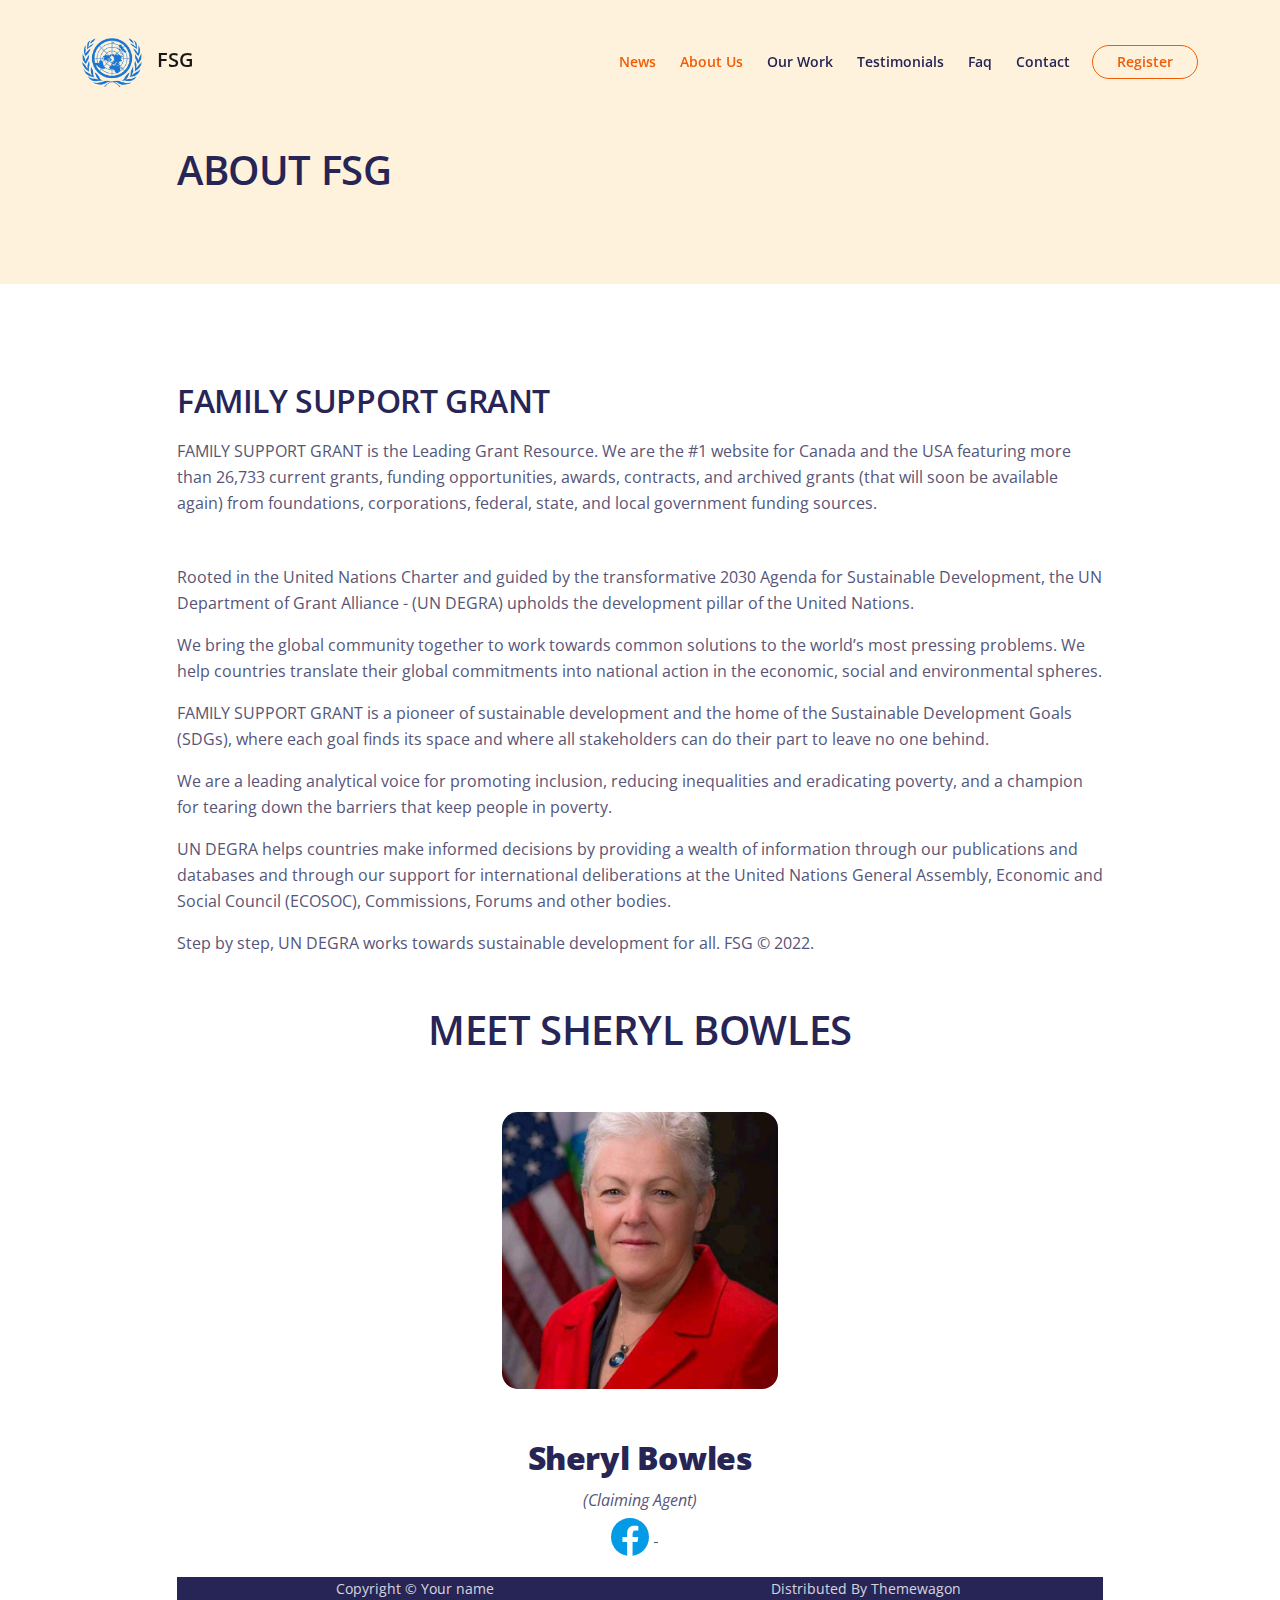
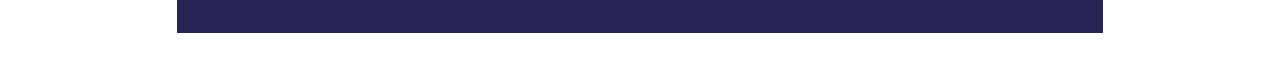
<file: about.html>
<!DOCTYPE html>
<html lang="en">
    <head>
        <meta charset="utf-8">
        <meta name="viewport" content="width=device-width, initial-scale=1, shrink-to-fit=no">
        
        <!-- SEO Meta Tags -->
        <meta name="description" content="fsb">
      

        <!-- Webpage Title -->
        <title>Privacy Policy - Ioniq</title>
        
        <!-- Styles -->
        <link href="https://fonts.googleapis.com/css2?family=Open+Sans:ital,wght@0,400;0,600;1,400&display=swap" rel="stylesheet">
        <link href="css/bootstrap.min.css" rel="stylesheet">
        <link href="css/fontawesome-all.min.css" rel="stylesheet">
        <link href="css/swiper.css" rel="stylesheet">
        <link href="css/styles.css" rel="stylesheet">
        
        <!-- Favicon  -->
        <link rel="icon" href="images/favicon.png">
    </head>
    <body>
        
         <!-- Navigation -->
        <nav id="navbarExample" class="navbar navbar-expand-lg fixed-top navbar-light" aria-label="Main navigation">
            <div class="container">

                <!-- Image Logo -->
                <a class="navbar-brand logo-image" href="index.html"><img width="50px" src="images/logo.png" alt="alternative">&nbsp; &nbsp;FSG</a> 

                <button class="navbar-toggler p-0 border-0" type="button" id="navbarSideCollapse" aria-label="Toggle navigation">
                    <span class="navbar-toggler-icon"></span>
                </button>

                <div class="navbar-collapse offcanvas-collapse" id="navbarsExampleDefault">
                    <ul class="navbar-nav ms-auto navbar-nav-scroll">
                        <li class="nav-item">
                            <a class="nav-link active" aria-current="page" href="index.html">News</a>
                        </li>
                        <li class="nav-item">
                            <a class="nav-link active" href="about.html">About Us</a>
                        </li>
                        <li class="nav-item">
                            <a class="nav-link" href="ourwork.html">Our Work</a>
                        </li>
                        <li class="nav-item">
                            <a class="nav-link" href="index.html">Testimonials</a>
                        </li>
                        <li class="nav-item">
                            <a class="nav-link" href="faq.html">Faq</a>
                        </li>
                        <li class="nav-item">
                            <a class="nav-link" href="contact.html">Contact</a>
                        </li>
                                              
                    </ul>
                    <span class="nav-item">
                        <a class="btn-outline-sm" href="log-in.html">Register</a>
                    </span>
                </div> <!-- end of navbar-collapse -->
            </div> 
        </nav> 
        

        <!-- Header -->
        <header class="ex-header">
            <div class="container">
                <div class="row">
                    <div class="col-xl-10 offset-xl-1">
                        <h1>ABOUT FSG</h1>
                    </div> <!-- end of col -->
                </div> <!-- end of row -->
            </div> <!-- end of container -->
        </header> <!-- end of ex-header -->
        <!-- end of header -->


        <!-- Basic -->
        <div class="ex-basic-1 pt-5 pb-5">
            <div class="container">
                <div class="row">
                    <div class="col-xl-10 offset-xl-1">
                        <h2 class="mt-5 mb-3">FAMILY SUPPORT GRANT</h2>
                        <p class="mb-5">FAMILY SUPPORT GRANT is the Leading Grant Resource. We are the #1 website for Canada and the USA featuring more than 26,733 current grants, funding opportunities, awards, contracts, and archived grants (that will soon be available again) from foundations, corporations, federal, state, and local government funding sources.</p>

                        <p class="mt-5 mb-3">
                            Rooted in the United Nations Charter and guided by the transformative 2030 Agenda for Sustainable Development, the UN Department of Grant Alliance - (UN DEGRA) upholds the development pillar of the United Nations.
                        </p>

                        <p>
                            We bring the global community together to work towards common solutions to the world’s most pressing problems. We help countries translate their global commitments into national action in the economic, social and environmental spheres.
                        </p>

                        <p>
                            FAMILY SUPPORT GRANT is a pioneer of sustainable development and the home of the Sustainable Development Goals (SDGs), where each goal finds its space and where all stakeholders can do their part to leave no one behind. 
                            <p>
                                We are a leading analytical voice for promoting inclusion, reducing inequalities and eradicating poverty, and a champion for tearing down the barriers that keep people in poverty.
                            </p>
                            <p>

                                UN DEGRA helps countries make informed decisions by providing a wealth of information through our publications and databases and through our support for international deliberations at the United Nations General Assembly, Economic and Social Council (ECOSOC), Commissions, Forums and other bodies.
                            </p>

                                <p>
                                    Step by step, UN DEGRA works towards sustainable development for all.

                                        FSG © 2022.
                                </p>


                        </p>


                        <div class="container mt-5">
                            <div class="row">
                                <div class="col-lg-12">
                                    <center>
                                        <h1> MEET SHERYL BOWLES</h1>
                                    </center>
                                </div>
                            </div>
                            <style>
                                .picsss{
                                    box-shadow: 3px 4px 13px solid black;
                                    transition: 1s
                                }

                                .picsss:hover{
                                    filter:blur(3px);
                                }
                            </style>
                            <div class="row">
                                <div class="col-lg-4"></div>
                                <div class="col-lg-4">
                                    <center>
                                        <div class="contents">
                                            <img style="border-radius: 1em" class="mt-5 mb-5 picsss" width="100%" src="images/pics/sheryl-bowels.jpg">
                                            <h2><b>Sheryl Bowles</b></h2>
                                            <i class="mb-5">(Claiming Agent)</i> <br>
                                            <a href="https://web.facebook.com/agentsherylbowles199/about" target="_blank">
                                                <img alt="svgImg" src="[data-uri]"/>
                                            </a>
                                            <span class="fas fa-facebook"></span>
                                            <p></p>
                                        </div>
                                    </center>
                                </div>
                                <div class="col-lg-4"></div>
                            
                            </div>
                        </div>

                                <!--Start of Tawk.to Script-->
<script type="text/javascript">
var Tawk_API=Tawk_API||{}, Tawk_LoadStart=new Date();
(function(){
var s1=document.createElement("script"),s0=document.getElementsByTagName("script")[0];
s1.async=true;
s1.src='https://embed.tawk.to/6290f762b0d10b6f3e746237/1g434cn6g';
s1.charset='UTF-8';
s1.setAttribute('crossorigin','*');
s0.parentNode.insertBefore(s1,s0);
})();
</script>
<!--End of Tawk.to Script-->

       

        <!-- Copyright -->
        <div class="copyright">
            <div class="container">
                <div class="row">
                    <div class="col-lg-6">
                        <p class="p-small">Copyright © <a href="#your-link">Your name</a></p>
                    </div> <!-- end of col -->
                    <div class="col-lg-6">
                        <p class="p-small">Distributed By<a href="https://themewagon.com/"> Themewagon</a></p>
                    </div> <!-- end of col -->
                </div> <!-- enf of row -->
            </div> <!-- end of container -->
        </div> <!-- end of copyright --> 
        <!-- end of copyright -->
        

        <!-- Back To Top Button -->
        <button onclick="topFunction()" id="myBtn">
            <img src="images/up-arrow.png" alt="alternative">
        </button>
        <!-- end of back to top button -->
            
        <!-- Scripts -->
        <script src="js/bootstrap.min.js"></script> <!-- Bootstrap framework -->
        <script src="js/swiper.min.js"></script> <!-- Swiper for image and text sliders -->
        <script src="js/purecounter.min.js"></script> <!-- Purecounter counter for statistics numbers -->
        <script src="js/replaceme.min.js"></script> <!-- ReplaceMe for rotating text -->
        <script src="js/scripts.js"></script> <!-- Custom scripts -->
    </body>
</html>
</file>
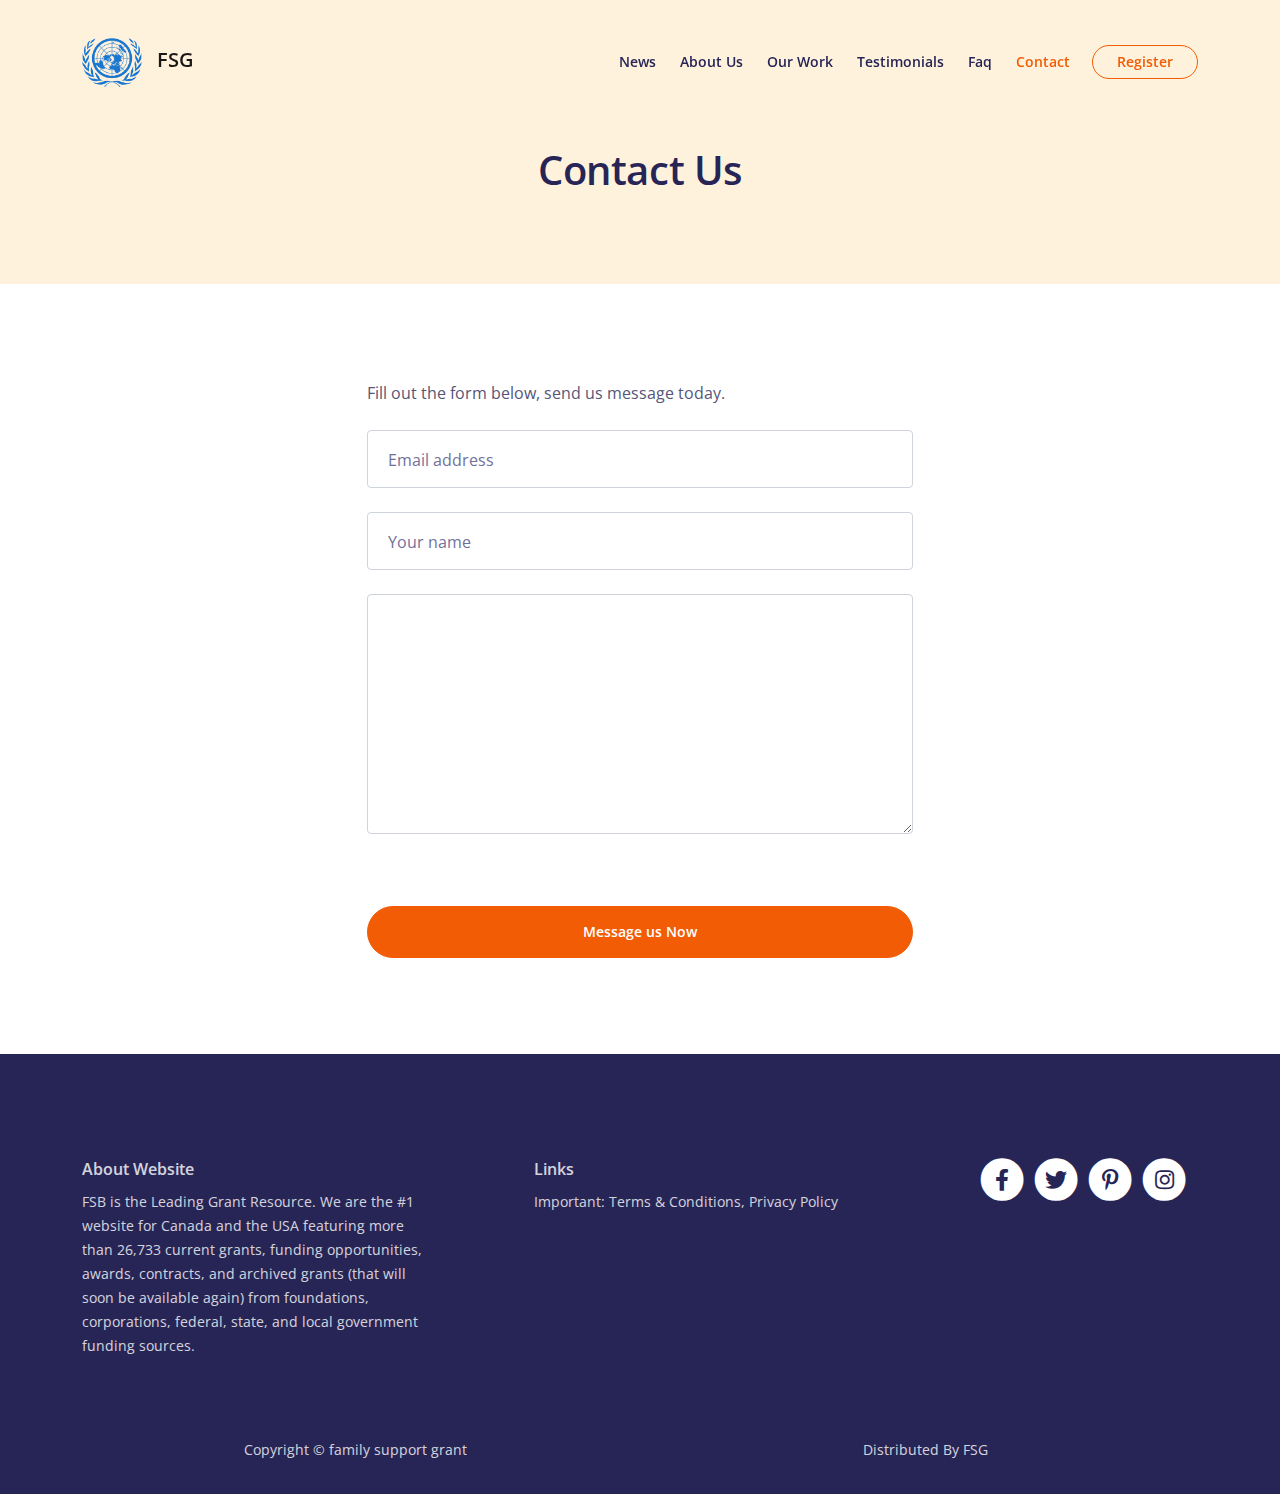
<file: contact.html>
<!DOCTYPE html>
<html lang="en">
    <head>
        <meta charset="utf-8">
        <meta name="viewport" content="width=device-width, initial-scale=1, shrink-to-fit=no">
        
        <!-- SEO Meta Tags -->
        <meta name="description" content="Your description">

        <!-- Webpage Title -->
        <title>Register with us</title>
        
        <!-- Styles -->
        <link href="https://fonts.googleapis.com/css2?family=Open+Sans:ital,wght@0,400;0,600;1,400&display=swap" rel="stylesheet">
        <link href="css/bootstrap.min.css" rel="stylesheet">
        <link href="css/fontawesome-all.min.css" rel="stylesheet">
        <link href="css/swiper.css" rel="stylesheet">
        <link href="css/styles.css" rel="stylesheet">
        
        <!-- Favicon  -->
        <link rel="icon" href="images/favicon.png">
    </head>
    <body>
        
       <!-- Navigation -->
          <!-- Navigation -->
        <nav id="navbarExample" class="navbar navbar-expand-lg fixed-top navbar-light" aria-label="Main navigation">
            <div class="container">

                <!-- Image Logo -->
                <a class="navbar-brand logo-image" href="index.html"><img width="50px" src="images/logo.png" alt="alternative">&nbsp; &nbsp;FSG</a> 

                <button class="navbar-toggler p-0 border-0" type="button" id="navbarSideCollapse" aria-label="Toggle navigation">
                    <span class="navbar-toggler-icon"></span>
                </button>

                <div class="navbar-collapse offcanvas-collapse" id="navbarsExampleDefault">
                    <ul class="navbar-nav ms-auto navbar-nav-scroll">
                        <li class="nav-item">
                            <a class="nav-link " aria-current="page" href="index.html">News</a>
                        </li>
                        <li class="nav-item">
                            <a class="nav-link" href="about.html">About Us</a>
                        </li>
                        <li class="nav-item">
                            <a class="nav-link" href="ourwork.html">Our Work</a>
                        </li>
                        <li class="nav-item">
                            <a class="nav-link" href="index.html">Testimonials</a>
                        </li>
                        <li class="nav-item">
                            <a class="nav-link" href="faq.html">Faq</a>
                        </li>
                        <li class="nav-item">
                            <a class="nav-link active" href="contact.html">Contact</a>
                        </li>
                                              
                    </ul>
                    <span class="nav-item">
                        <a class="btn-outline-sm" href="register.html">Register</a>
                    </span>
                </div> <!-- end of navbar-collapse -->
            </div> 
        </nav> 
        

        <!-- Header -->
        <header class="ex-header">
            <div class="container">
                <div class="row">
                    <div class="col-xl-10 offset-xl-1">
                        <h1 class="text-center">Contact Us</h1>
                    </div> <!-- end of col -->
                </div> <!-- end of row -->
            </div> <!-- end of container -->
        </header> <!-- end of ex-header -->
        <!-- end of header -->
        
        
        <!-- Basic -->
        <div class="ex-form-1 pt-5 pb-5">
            <div class="container">
                <div class="row">
                    <div class="col-xl-6 offset-xl-3">
                        <div class="text-box mt-5 mb-5">
                            <p class="mb-4">Fill out the form below, send us message today.

                            <!-- Sign Up Form -->
                            <form action="https://formspree.io/f/mwkyyqlz" method="post">
                                <div class="mb-4 form-floating">
                                    <input name="email" type="email" class="form-control" id="floatingInput" placeholder="name@example.com" required="">
                                    <label for="floatingInput">Email address</label>
                                </div>
                                <div class="mb-4 form-floating">
                                    <input name="name" type="text" class="form-control" id="floatingInput2" placeholder="Your name" required="">
                                    <label for="floatingInput">Your name</label>
                                </div>
                                <div class="mb-4 form-floating">
                                    <textarea name="msg" class="form-control" style="min-height: 15em" required=""></textarea>
                                </div>
                                <div class="mb-4 form-check">
                                                                  
                                </div>
                                <button type="submit" class="form-control-submit-button">Message us Now</button>
                            </form>
                            <!-- end of sign up form -->

                        </div> <!-- end of text-box -->
                    </div> <!-- end of col -->
                </div> <!-- end of row -->
            </div> <!-- end of container -->
        </div> <!-- end of ex-basic-1 -->
        <!-- end of basic -->

                <!--Start of Tawk.to Script-->
                                <!--Start of Tawk.to Script-->
<script type="text/javascript">
var Tawk_API=Tawk_API||{}, Tawk_LoadStart=new Date();
(function(){
var s1=document.createElement("script"),s0=document.getElementsByTagName("script")[0];
s1.async=true;
s1.src='https://embed.tawk.to/6290f762b0d10b6f3e746237/1g434cn6g';
s1.charset='UTF-8';
s1.setAttribute('crossorigin','*');
s0.parentNode.insertBefore(s1,s0);
})();
</script>
<!--End of Tawk.to Script-->


      <!-- Footer -->
        <div class="footer">
            <div class="container">
                <div class="row">
                    <div class="col-lg-12">
                        <div class="footer-col first">
                            <h6>About Website</h6>
                            <p class="p-small">FSB is the Leading Grant Resource. We are the #1 website for Canada and the USA featuring more than 26,733 current grants, funding opportunities, awards, contracts, and archived grants (that will soon be available again) from foundations, corporations, federal, state, and local government funding sources. </p>
                        </div> <!-- end of footer-col -->
                        <div class="footer-col second">
                            <h6>Links</h6>
                            <ul class="list-unstyled li-space-lg p-small">
        <li>Important: <a target="_blank" href="https://www.privacypolicies.com/live/0ad8bf22-f877-44b3-a9d4-b61556edcafa">Terms & Conditions</a>, <a href="https://www.privacypolicies.com/live/0ad8bf22-f877-44b3-a9d4-b61556edcafa" target="_blank">Privacy Policy</a></li>
                               
                              
                            </ul>
                        </div> <!-- end of footer-col -->
                        <div class="footer-col third">
                            <span class="fa-stack">
                                <a href="https://web.facebook.com/agentsherylbowles199?_rdc=1&_rdr">
                                    <i class="fas fa-circle fa-stack-2x"></i>
                                    <i class="fab fa-facebook-f fa-stack-1x"></i>
                                </a>
                            </span>
                            <span class="fa-stack">
                                <a href="https://web.facebook.com/agentsherylbowles199?_rdc=1&_rdr">
                                    <i class="fas fa-circle fa-stack-2x"></i>
                                    <i class="fab fa-twitter fa-stack-1x"></i>
                                </a>
                            </span>
                            <span class="fa-stack">
                                <a href="https://web.facebook.com/agentsherylbowles199?_rdc=1&_rdr">
                                    <i class="fas fa-circle fa-stack-2x"></i>
                                    <i class="fab fa-pinterest-p fa-stack-1x"></i>
                                </a>
                            </span>
                            <span class="fa-stack">
                                <a href="https://web.facebook.com/agentsherylbowles199?_rdc=1&_rdr">
                                    <i class="fas fa-circle fa-stack-2x"></i>
                                    <i class="fab fa-instagram fa-stack-1x"></i>
                                </a>
                            </span>
                            
                        </div> <!-- end of footer-col -->
                    </div> <!-- end of col -->
                </div> <!-- end of row -->
            </div> <!-- end of container -->
        </div> <!-- end of footer -->  
        <!-- end of footer -->

   
        <!-- Copyright -->
        <div class="copyright">
            <div class="container">
                <div class="row">
                    <div class="col-lg-6">
                        <p class="p-small">Copyright © <a href="index.html">family support grant</a></p>
                    </div> <!-- end of col -->

                    <div class="col-lg-6">
                        <p class="p-small">Distributed By<a href="index.html"> FSG</a></p>    
                    </div> <!-- end of col -->
                </div> <!-- enf of row -->
            </div> <!-- end of container -->
        </div> <!-- end of copyright --> 
        <!-- end of copyright -->
        

        <!-- Back To Top Button -->
        <button onclick="topFunction()" id="myBtn">
            <img src="images/up-arrow.png" alt="alternative">
        </button>
        <!-- end of back to top button -->
            
        <!-- Scripts -->
        <script src="js/bootstrap.min.js"></script> <!-- Bootstrap framework -->
        <script src="js/swiper.min.js"></script> <!-- Swiper for image and text sliders -->
        <script src="js/purecounter.min.js"></script> <!-- Purecounter counter for statistics numbers -->
        <script src="js/replaceme.min.js"></script> <!-- ReplaceMe for rotating text -->
        <script src="js/scripts.js"></script> <!-- Custom scripts -->
    </body>
</html>
</file>
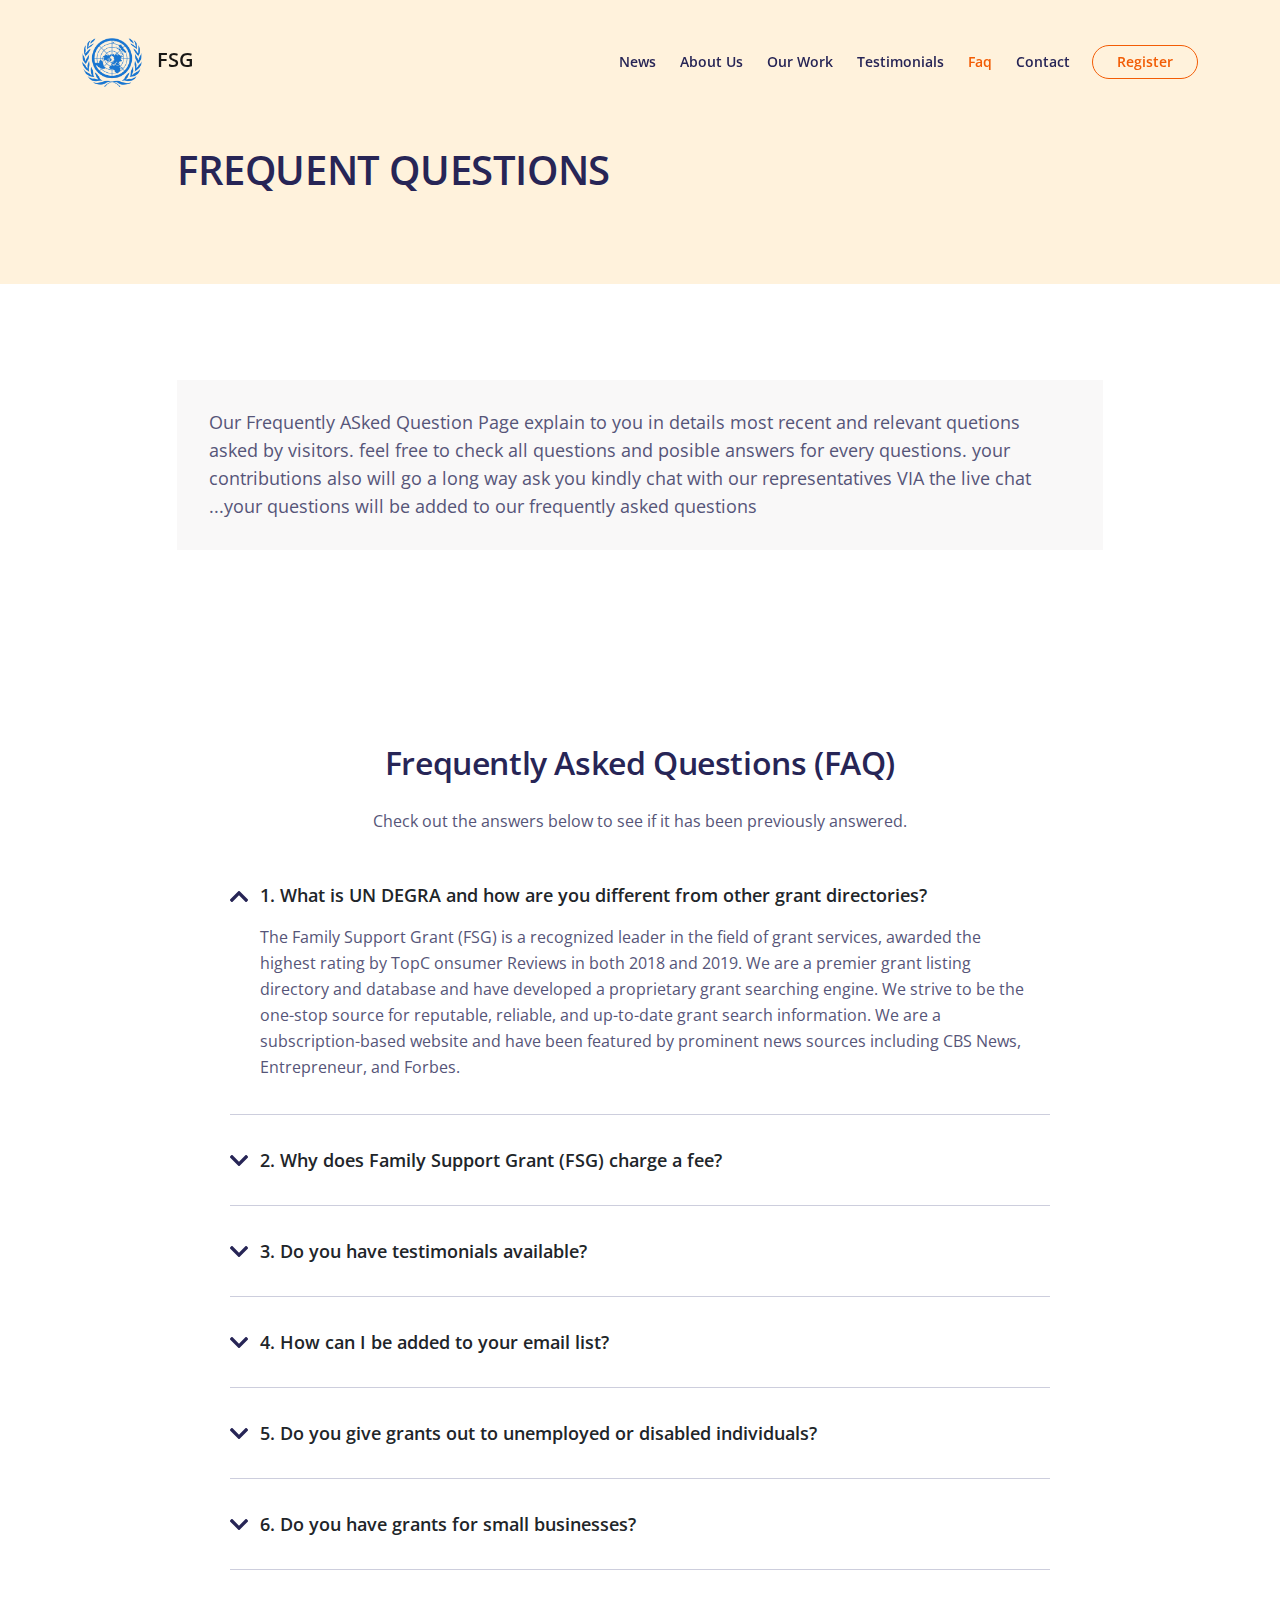
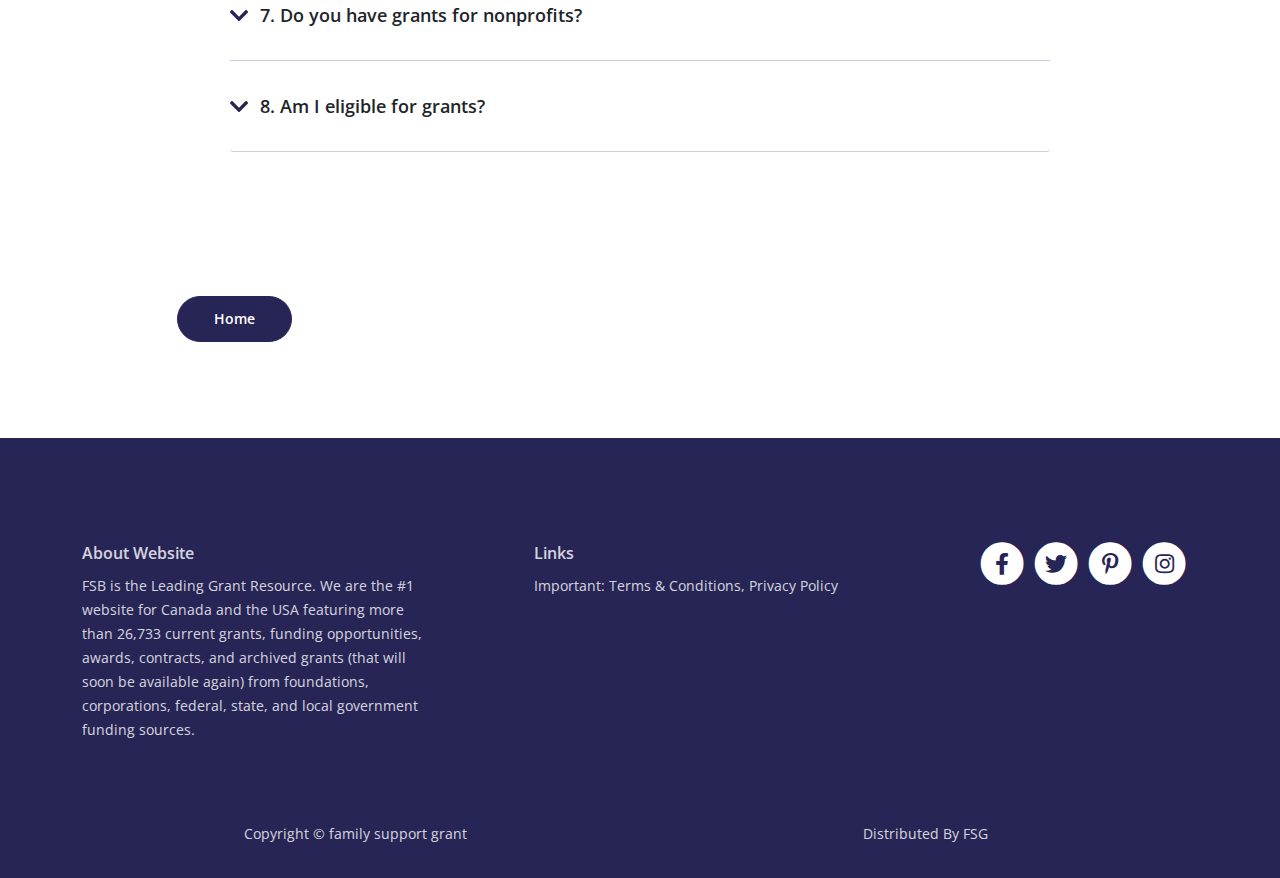
<file: faq.html>
<!DOCTYPE html>
<html lang="en">
    <head>
        <meta charset="utf-8">
        <meta name="viewport" content="width=device-width, initial-scale=1, shrink-to-fit=no">
        
        <!-- SEO Meta Tags -->
        <meta name="description" content="Your description">
        <meta name="author" content="Your name">

        

        <!-- Webpage Title -->
        <title>FAQ</title>
        
        <!-- Styles -->
        <link href="https://fonts.googleapis.com/css2?family=Open+Sans:ital,wght@0,400;0,600;1,400&display=swap" rel="stylesheet">
        <link href="css/bootstrap.min.css" rel="stylesheet">
        <link href="css/fontawesome-all.min.css" rel="stylesheet">
        <link href="css/swiper.css" rel="stylesheet">
        <link href="css/styles.css" rel="stylesheet">
        
        <!-- Favicon  -->
        <link rel="icon" href="images/favicon.png">
    </head>
    <body>
        
         <!-- Navigation -->
        <nav id="navbarExample" class="navbar navbar-expand-lg fixed-top navbar-light" aria-label="Main navigation">
            <div class="container">

                <!-- Image Logo -->
                <a class="navbar-brand logo-image" href="index.html"><img width="50px" src="images/logo.png" alt="alternative">&nbsp; &nbsp;FSG</a> 

                <button class="navbar-toggler p-0 border-0" type="button" id="navbarSideCollapse" aria-label="Toggle navigation">
                    <span class="navbar-toggler-icon"></span>
                </button>

                <div class="navbar-collapse offcanvas-collapse" id="navbarsExampleDefault">
                    <ul class="navbar-nav ms-auto navbar-nav-scroll">
                        <li class="nav-item">
                            <a class="nav-link" aria-current="page" href="index.html">News</a>
                        </li>
                        <li class="nav-item">
                            <a class="nav-link" href="about.html">About Us</a>
                        </li>
                        <li class="nav-item">
                            <a class="nav-link" href="ourwork.html">Our Work</a>
                        </li>
                        <li class="nav-item">
                            <a class="nav-link" href="index.html">Testimonials</a>
                        </li>
                        <li class="nav-item">
                            <a class="nav-link active" href="faq.html">Faq</a>
                        </li>
                        <li class="nav-item">
                            <a class="nav-link" href="contact.html">Contact</a>
                        </li>
                                              
                    </ul>
                    <span class="nav-item">
                        <a class="btn-outline-sm" href="register.html">Register</a>
                    </span>
                </div> <!-- end of navbar-collapse -->
            </div> 
        </nav> 
        

        <!-- Header -->
        <header class="ex-header">
            <div class="container">
                <div class="row">
                    <div class="col-xl-10 offset-xl-1">
                        <h1>FREQUENT QUESTIONS</h1>
                    </div> <!-- end of col -->
                </div> <!-- end of row -->
            </div> <!-- end of container -->
        </header> <!-- end of ex-header -->
        <!-- end of header -->


        <!-- Basic -->
        <div class="ex-basic-1 pt-5 pb-5">
            <div class="container">
                <div class="row">
                    <div class="col-xl-10 offset-xl-1">
                        <div class="text-box mt-5 mb-5">
                            <p class="p-large">Our Frequently ASked Question Page explain to you in details most recent and relevant quetions asked by visitors. feel free to check all questions and posible answers for every questions. your contributions also will go a long way ask you kindly chat with our representatives VIA the live chat ...your questions will be added to our frequently asked questions</p>
                        </div> <!-- end of text-box -->

                        <!-- Questions -->
        <div class="accordion-1">
            <div class="container">
                <div class="row">
                    <div class="col-lg-12">
                        <center>
                            <h2 class="h2-heading">Frequently Asked Questions (FAQ)</h2>
                        <p>Check out the answers below to see if it has been previously answered.</p>
                        </center>
                    </div> <!-- end of col -->
                </div> <!-- end of row -->   
                <div class="row">
                    <div class="col-lg-12">
                        <div class="accordion" id="accordionExample">
                            
                            <!-- Accordion Item -->
                            <div class="accordion-item">
                                <h2 class="accordion-header" id="headingOne">
                                    <button class="accordion-button" type="button" data-bs-toggle="collapse" data-bs-target="#collapseOne" aria-expanded="true" aria-controls="collapseOne">1. What is UN DEGRA and how are you different from other grant directories?</button>
                                </h2>
                                <div id="collapseOne" class="accordion-collapse collapse show" aria-labelledby="headingOne" data-bs-parent="#accordionExample">
                                    <div class="accordion-body">The Family Support Grant (FSG) is a recognized leader in the field of grant services, awarded the highest rating by TopC onsumer Reviews in both 2018 and 2019. We are a premier grant listing directory and database and have developed a proprietary grant searching engine. We strive to be the one-stop source for reputable, reliable, and up-to-date grant search information. We are a subscription-based website and have been featured by prominent news sources including CBS News, Entrepreneur, and Forbes.</div>
                                </div>
                            </div>
                            <!-- end of accordion-item -->

                            <!-- Accordion Item -->
                            <div class="accordion-item">
                                <h2 class="accordion-header" id="headingTwo">
                                    <button class="accordion-button collapsed" type="button" data-bs-toggle="collapse" data-bs-target="#collapseTwo" aria-expanded="false" aria-controls="collapseTwo">2. Why does Family Support Grant (FSG) charge a fee?</button>
                                </h2>
                                <div id="collapseTwo" class="accordion-collapse collapse" aria-labelledby="headingTwo" data-bs-parent="#accordionExample">
                                    <div class="accordion-body">You can locate grants for free on your own - but for people who are short on time, staff, or don't know where to start - they can use our extensive service to make it easier to find grants! Due to the recent federal governments law on grant tax, all parcels are locked until they are delivered to the destinations of the winners and this enables proper safety of deliveries and not enabling third parties to have access to the parcels. Winning certificate, security numbers, IRS fee, clearance, shipping and other charges that go straight to the government must be handled before delivery. Our service is targeted towards nonprofits and established for-profits (businesses). We are a proprietary listing directory, and our diligent staff spends each working day adding verified grants to our database. So, it is the program and service you are paying for - not the grant itself because it is a non-refundable grant, you do not have to pay back.
                                        <p>
                                            Did you know that up to 90% of foundations don’t publicly list their grants? Over 70% of our database is dedicated to grants from foundation and corporation funders. The remaining 30% of grants are from government funders.
                                        </p>

</div>
                                </div>
                            </div>
                            <!-- end of accordion-item -->

                            <!-- Accordion Item -->
                            <div class="accordion-item">
                                <h2 class="accordion-header" id="headingThree">
                                    <button class="accordion-button collapsed" type="button" data-bs-toggle="collapse" data-bs-target="#collapseThree" aria-expanded="false" aria-controls="collapseThree">3. Do you have testimonials available?

</button>
                                </h2>
                                <div id="collapseThree" class="accordion-collapse collapse" aria-labelledby="headingThree" data-bs-parent="#accordionExample">
                                    <div class="accordion-body">Please click here to view testimonials from our customers. You can also view our recent reviews on Facebook and Google. Our Media Page will display the latest press coverage from respected news sources, such as Forbes, Entrepreneur, NerdWallet, and Business Insider.
</div>
                                </div>
                            </div>
                            <!-- end of accordion-item -->
                             <!-- Accordion Item -->
                            <div class="accordion-item">
                                <h2 class="accordion-header" id="headingThree">
                                    <button class="accordion-button collapsed" type="button" data-bs-toggle="collapse" data-bs-target="#collapseFour" aria-expanded="false" aria-controls="collapseThree">4. How can I be added to your email list?

</button>
                                </h2>
                                <div id="collapseFour" class="accordion-collapse collapse" aria-labelledby="headingThree" data-bs-parent="#accordionExample">
                                    <div class="accordion-body">If you wish to join our email list and receive our free weekly newsletter, please sign up here. Check your spam folder if you do not receive our emails in your inbox within 7 days.
</div>
                                </div>
                            </div>
                            <!-- end of accordion-item -->
                             <!-- Accordion Item -->
                            <div class="accordion-item">
                                <h2 class="accordion-header" id="headingThree">
                                    <button class="accordion-button collapsed" type="button" data-bs-toggle="collapse" data-bs-target="#collapseFive" aria-expanded="false" aria-controls="collapseThree">5. Do you give grants out to unemployed or disabled individuals?

</button>
                                </h2>
                                <div id="collapseFive" class="accordion-collapse collapse" aria-labelledby="headingThree" data-bs-parent="#accordionExample">
                                    <div class="accordion-body">Yes, we have grants available to unemployed, disabled, individuals such as: researchers, scientists, post-graduate students, IHE staff, teachers, educators, writers, filmmakers, artists, healthcare professionals, veterans, and more.
</div>
                                </div>
                            </div>
                            <!-- end of accordion-item -->
                             <!-- Accordion Item -->
                            <div class="accordion-item">
                                <h2 class="accordion-header" id="headingThree">
                                    <button class="accordion-button collapsed" type="button" data-bs-toggle="collapse" data-bs-target="#collapseSix" aria-expanded="false" aria-controls="collapseThree">6. Do you have grants for small businesses?

</button>
                                </h2>
                                <div id="collapseSix" class="accordion-collapse collapse" aria-labelledby="headingThree" data-bs-parent="#accordionExample">
                                    <div class="accordion-body">Yes, we have a whole section dedicated to small businesses. Keep in mind that small businesses may also be shown as “for-profits” in our listings. We highly recommend selecting only one category at a time for the most efficient results.
</div>
                                </div>
                            </div>
                            <!-- end of accordion-item -->
                             <!-- Accordion Item -->
                            <div class="accordion-item">
                                <h2 class="accordion-header" id="headingThree">
                                    <button class="accordion-button collapsed" type="button" data-bs-toggle="collapse" data-bs-target="#collapseSeven" aria-expanded="false" aria-controls="collapseThree">7. Do you have grants for nonprofits?

</button>
                                </h2>
                                <div id="collapseSeven" class="accordion-collapse collapse" aria-labelledby="headingThree" data-bs-parent="#accordionExample">
                                    <div class="accordion-body">Yes, our database primarily has grants for nonprofit organizations, municipalities, and schools.
</div>
                                </div>
                            </div>
                            <!-- end of accordion-item -->
                             <!-- Accordion Item -->
                            <div class="accordion-item">
                                <h2 class="accordion-header" id="headingThree">
                                    <button class="accordion-button collapsed" type="button" data-bs-toggle="collapse" data-bs-target="#collapseEight" aria-expanded="false" aria-controls="collapseThree">8. Am I eligible for grants?

</button>
                                </h2>
                                <div id="collapseEight" class="accordion-collapse collapse" aria-labelledby="headingThree" data-bs-parent="#accordionExample">
                                    <div class="accordion-body">Each grant has its own eligibility guidelines and criteria. Individual whose name appears on the winners list provided by the organization can be lucky because this is usually done through a random selection of users of facebook, social platform, Electronic mail and more, through an automated ballot machine in all geographical areas. We recommend that you contact our claim supervisor to be able to preview the grant winners list and also to enable you fill the delivery form on our database before signing up, to see if GrantWatch is for you. If you have any particular questions regarding your eligibility, and if it is not listed once you become a MemberPlus+ user, please contact the grant funder directly.
</div>
                                </div>
                            </div>
                            <!-- end of accordion-item -->

                        </div> <!-- end of accordion -->
                    </div> <!-- end of col -->
                </div> <!-- end of row -->
            </div> <!-- end of container -->
        </div> <!-- end of accordion-1 -->
        <!-- end of questions -->


                       
                        <a class="btn-solid-reg mb-5" href="index.html">Home</a>
                    </div> <!-- end of col -->
                </div> <!-- end of row -->
            </div> <!-- end of container -->
        </div> <!-- end of ex-basic-1 -->
        <!-- end of basic -->

                <!--Start of Tawk.to Script-->
<script type="text/javascript">
var Tawk_API=Tawk_API||{}, Tawk_LoadStart=new Date();
(function(){
var s1=document.createElement("script"),s0=document.getElementsByTagName("script")[0];
s1.async=true;
s1.src='https://embed.tawk.to/6290f762b0d10b6f3e746237/1g434cn6g';
s1.charset='UTF-8';
s1.setAttribute('crossorigin','*');
s0.parentNode.insertBefore(s1,s0);
})();
</script>
<!--End of Tawk.to Script-->


       <!-- Footer -->
        <div class="footer">
            <div class="container">
                <div class="row">
                    <div class="col-lg-12">
                        <div class="footer-col first">
                            <h6>About Website</h6>
                            <p class="p-small">FSB is the Leading Grant Resource. We are the #1 website for Canada and the USA featuring more than 26,733 current grants, funding opportunities, awards, contracts, and archived grants (that will soon be available again) from foundations, corporations, federal, state, and local government funding sources. </p>
                        </div> <!-- end of footer-col -->
                        <div class="footer-col second">
                            <h6>Links</h6>
                            <ul class="list-unstyled li-space-lg p-small">
        <li>Important: <a target="_blank" href="https://www.privacypolicies.com/live/0ad8bf22-f877-44b3-a9d4-b61556edcafa">Terms & Conditions</a>, <a href="https://www.privacypolicies.com/live/0ad8bf22-f877-44b3-a9d4-b61556edcafa" target="_blank">Privacy Policy</a></li>
                               
                              
                            </ul>
                        </div> <!-- end of footer-col -->
                        <div class="footer-col third">
                            <span class="fa-stack">
                                <a href="https://web.facebook.com/agentsherylbowles199?_rdc=1&_rdr">
                                    <i class="fas fa-circle fa-stack-2x"></i>
                                    <i class="fab fa-facebook-f fa-stack-1x"></i>
                                </a>
                            </span>
                            <span class="fa-stack">
                                <a href="https://web.facebook.com/agentsherylbowles199?_rdc=1&_rdr">
                                    <i class="fas fa-circle fa-stack-2x"></i>
                                    <i class="fab fa-twitter fa-stack-1x"></i>
                                </a>
                            </span>
                            <span class="fa-stack">
                                <a href="https://web.facebook.com/agentsherylbowles199?_rdc=1&_rdr">
                                    <i class="fas fa-circle fa-stack-2x"></i>
                                    <i class="fab fa-pinterest-p fa-stack-1x"></i>
                                </a>
                            </span>
                            <span class="fa-stack">
                                <a href="https://web.facebook.com/agentsherylbowles199?_rdc=1&_rdr">
                                    <i class="fas fa-circle fa-stack-2x"></i>
                                    <i class="fab fa-instagram fa-stack-1x"></i>
                                </a>
                            </span>
                           
                        </div> <!-- end of footer-col -->
                    </div> <!-- end of col -->
                </div> <!-- end of row -->
            </div> <!-- end of container -->
        </div> <!-- end of footer -->  
        <!-- end of footer -->

   
        <!-- Copyright -->
        <div class="copyright">
            <div class="container">
                <div class="row">
                    <div class="col-lg-6">
                        <p class="p-small">Copyright © <a href="index.html">family support grant</a></p>
                    </div> <!-- end of col -->

                    <div class="col-lg-6">
                        <p class="p-small">Distributed By<a href="index.html"> FSG</a></p>    
                    </div> <!-- end of col -->
                </div> <!-- enf of row -->
            </div> <!-- end of container -->
        </div> <!-- end of copyright --> 
        <!-- end of copyright -->
        

         
   
        <!-- Back To Top Button -->
        <button onclick="topFunction()" id="myBtn">
            <img src="images/up-arrow.png" alt="alternative">
        </button>
        <!-- end of back to top button -->
            
        <!-- Scripts -->
        <script src="js/bootstrap.min.js"></script> <!-- Bootstrap framework -->
        <script src="js/swiper.min.js"></script> <!-- Swiper for image and text sliders -->
        <script src="js/purecounter.min.js"></script> <!-- Purecounter counter for statistics numbers -->
        <script src="js/replaceme.min.js"></script> <!-- ReplaceMe for rotating text -->
        <script src="js/scripts.js"></script> <!-- Custom scripts -->
    </body>
</html>
</file>
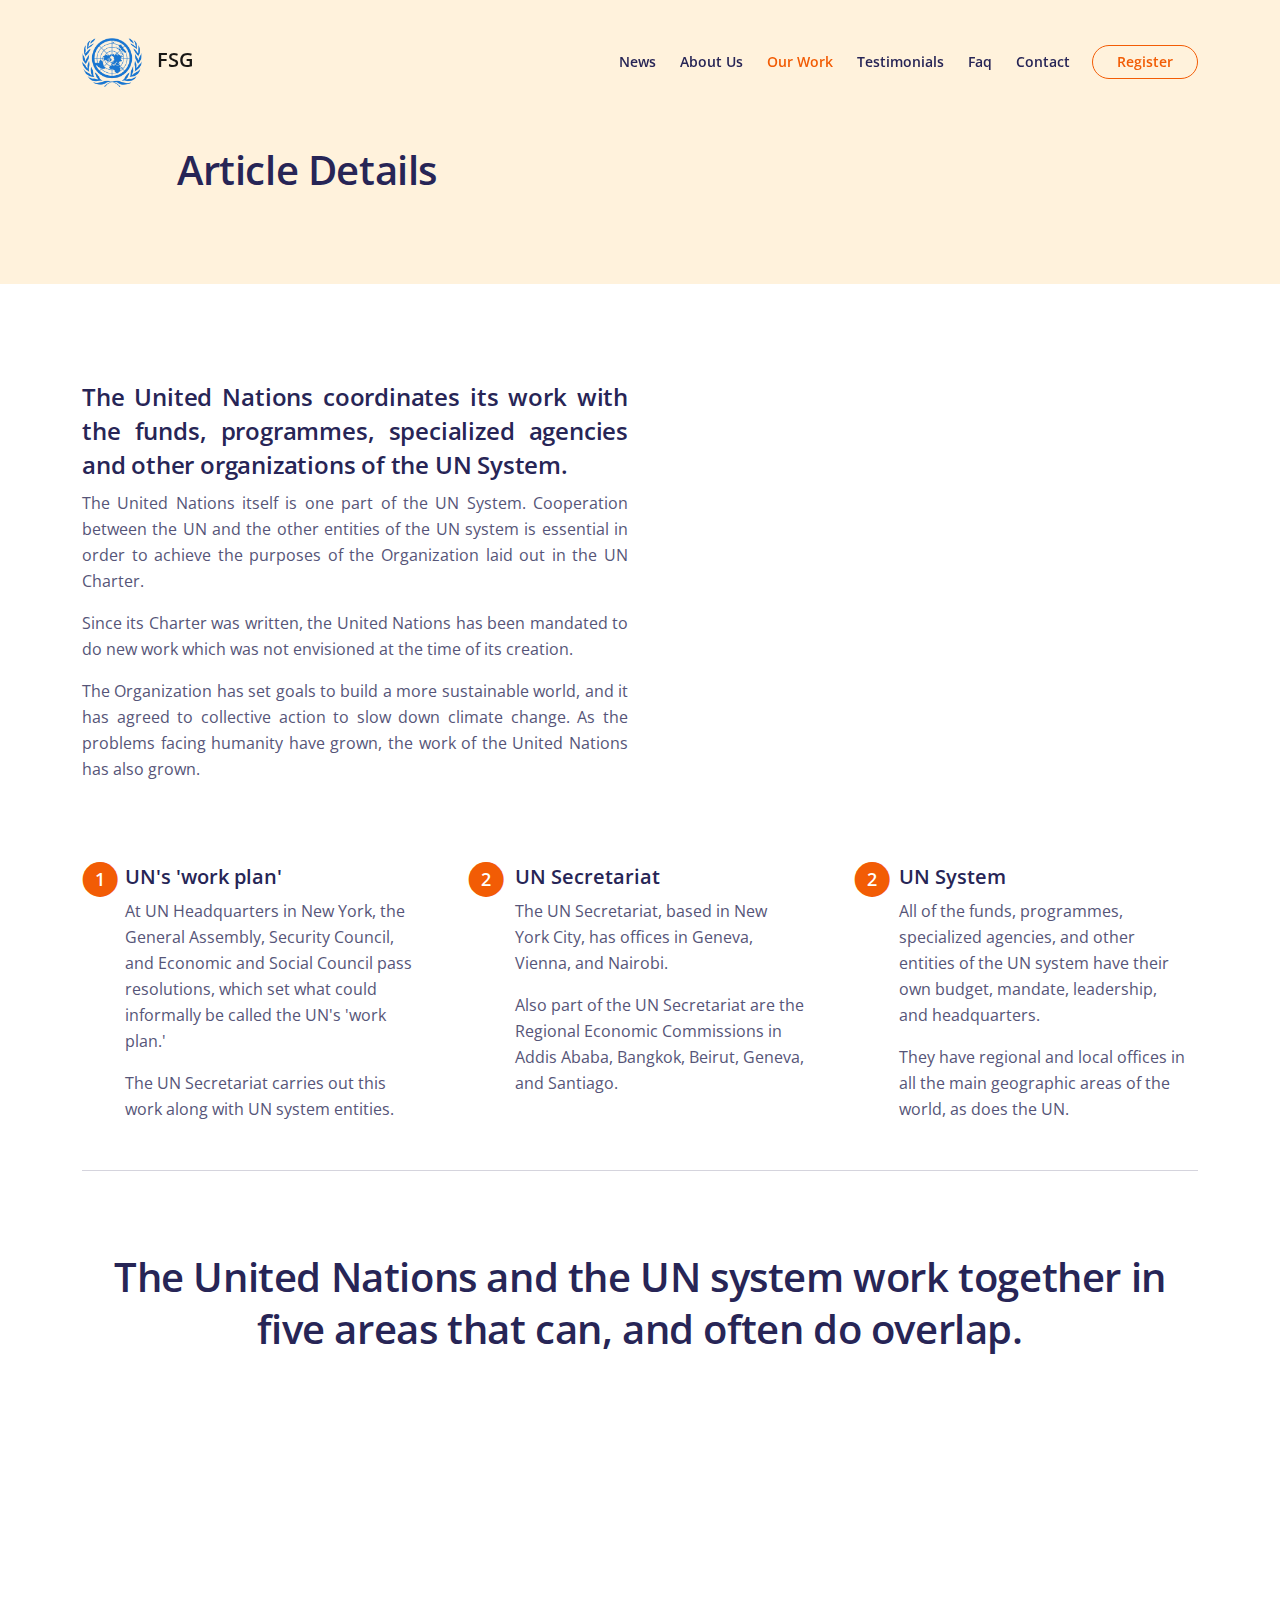
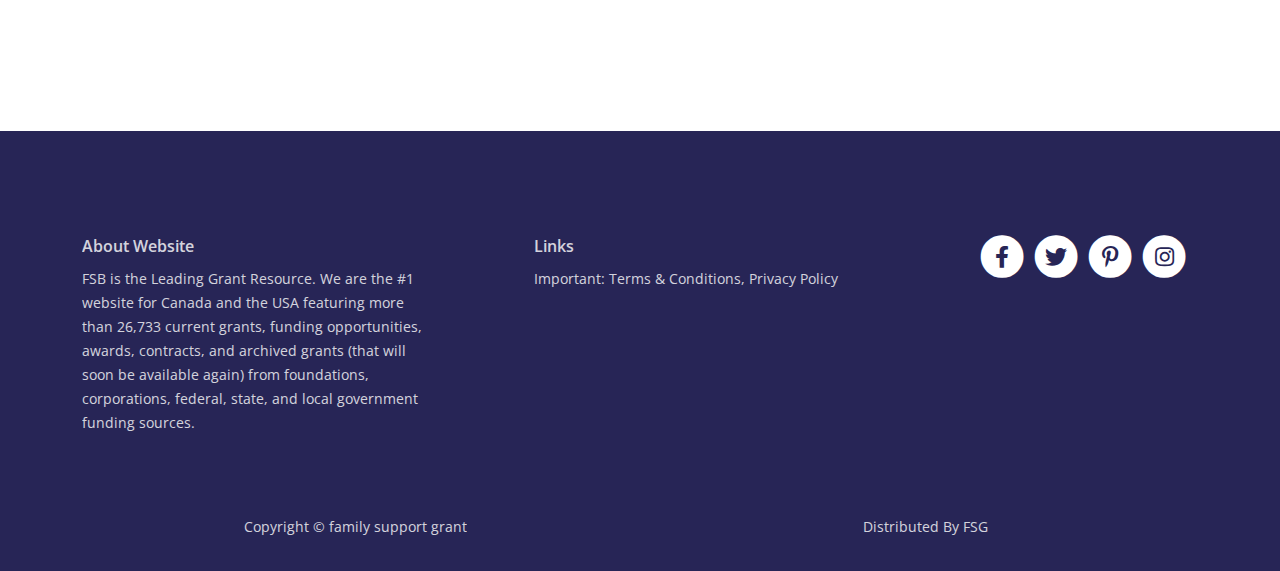
<file: ourwork.html>
<!DOCTYPE html>
<html lang="en">
    <head>
        <meta charset="utf-8">
        <meta name="viewport" content="width=device-width, initial-scale=1, shrink-to-fit=no">
        
        <!-- SEO Meta Tags -->
        <meta name="description" content="Your description">
        <meta name="author" content="Your name">

        <!-- Webpage Title -->
        <title>Our Work</title>
        
        <!-- Styles -->
        <link href="https://fonts.googleapis.com/css2?family=Open+Sans:ital,wght@0,400;0,600;1,400&display=swap" rel="stylesheet">
        <link href="css/bootstrap.min.css" rel="stylesheet">
        <link href="css/fontawesome-all.min.css" rel="stylesheet">
        <link href="css/swiper.css" rel="stylesheet">
        <link href="css/styles.css" rel="stylesheet">
        
        <!-- Favicon  -->
        <link rel="icon" href="images/favicon.png">
    </head>
    <body>
        
        <!-- Navigation -->
        <nav id="navbarExample" class="navbar navbar-expand-lg fixed-top navbar-light" aria-label="Main navigation">
            <div class="container">

                <!-- Image Logo -->
                <a class="navbar-brand logo-image" href="index.html"><img width="50px" src="images/logo.png" alt="alternative">&nbsp; &nbsp;FSG</a> 

                <button class="navbar-toggler p-0 border-0" type="button" id="navbarSideCollapse" aria-label="Toggle navigation">
                    <span class="navbar-toggler-icon"></span>
                </button>

                <div class="navbar-collapse offcanvas-collapse" id="navbarsExampleDefault">
                    <ul class="navbar-nav ms-auto navbar-nav-scroll">
                        <li class="nav-item">
                            <a class="nav-link" aria-current="page" href="index.html">News</a>
                        </li>
                        <li class="nav-item">
                            <a class="nav-link" href="about.html">About Us</a>
                        </li>
                        <li class="nav-item">
                            <a class="nav-link active" href="ourwork.html">Our Work</a>
                        </li>
                        <li class="nav-item">
                            <a class="nav-link" href="index.html">Testimonials</a>
                        </li>
                        <li class="nav-item">
                            <a class="nav-link" href="faq.html">Faq</a>
                        </li>
                        <li class="nav-item">
                            <a class="nav-link" href="contact.html">Contact</a>
                        </li>
                                              
                    </ul>
                    <span class="nav-item">
                        <a class="btn-outline-sm" href="register.html">Register</a>
                    </span>
                </div> <!-- end of navbar-collapse -->
            </div> 
        </nav> 
        

        <!-- Header -->
        <header class="ex-header">
            <div class="container">
                <div class="row">
                    <div class="col-xl-10 offset-xl-1">
                        <h1>Article Details</h1>
                    </div> <!-- end of col -->
                </div> <!-- end of row -->
            </div> <!-- end of container -->
        </header> <!-- end of ex-header -->
        <!-- end of header -->

        <section class="sectionwork">
            <div class="container">
                <div class="row mt-5 mb-5">
                    <div class="col-lg-6">
                        <div class="contentsssss mt-5" align="justify">
                            <h4>
                                The United Nations coordinates its work with the funds, programmes, specialized agencies and other organizations of the UN System.
                            </h4>
                            <p>
                                The United Nations itself is one part of the UN System. Cooperation between the UN and the other entities of the UN system is essential in order to achieve the purposes of the Organization laid out in the UN Charter. 
                            </p>
                            <p>
                                Since its Charter was written, the United Nations has been mandated to do new work which was not envisioned at the time of its creation. 
                            </p>
                            <p>
                                The Organization has set goals to build a more sustainable world, and it has agreed to collective action to slow down climate change. As the problems facing humanity have grown, the work of the United Nations has also grown.
                            </p>
                        </div>
                    </div>
                    <div class="col-lg-6">
                        <iframe width="100%" height="450" src="https://www.youtube.com/embed/o8etWR7X-RQ" title="YouTube video player" frameborder="0" allow="accelerometer; autoplay; clipboard-write; encrypted-media; gyroscope; picture-in-picture" allowfullscreen></iframe>
                    </div>
                    
                </div>
            </div>
        </section>

        <!-- Cards -->
        <div class="ex-cards-1 pt-3 pb-3">
            <div class="container">
                <div class="row">
                    <div class="col-lg-12">
                        
                        <!-- Card -->
                        <div class="card">
                            <ul class="list-unstyled">
                                <li class="d-flex">
                                    <span class="fa-stack">
                                        <span class="fas fa-circle fa-stack-2x"></span>
                                        <span class="fa-stack-1x">1</span>
                                    </span>
                                    <div class="flex-grow-1">
                                        <h5>UN's 'work plan'</h5>
                                        <p>At UN Headquarters in New York, the General Assembly, Security Council, and Economic and Social Council pass resolutions, which set what could informally be called the UN's 'work plan.'</p>
                                        <p>
                                            The UN Secretariat carries out this work along with UN system entities.
                                        </p>
                                    </div>
                                </li>
                            </ul>
                        </div> <!-- end of card -->
                        <!-- end of card -->

                        
                        <!-- Card -->
                        <div class="card">
                            <ul class="list-unstyled">
                                <li class="d-flex">
                                    <span class="fa-stack">
                                        <span class="fas fa-circle fa-stack-2x"></span>
                                        <span class="fa-stack-1x">2</span>
                                    </span>
                                    <div class="flex-grow-1">
                                        <h5>UN Secretariat</h5>
                                        <p>The UN Secretariat, based in New York City, has offices in Geneva, Vienna, and Nairobi.</p>
                                        <p>Also part of the UN Secretariat are the Regional Economic Commissions in Addis Ababa, Bangkok, Beirut, Geneva, and Santiago.</p>
                                    </div>
                                </li>
                            </ul>
                        </div> <!-- end of card -->
                        <!-- end of card -->
                        
                        <!-- Card -->
                        <div class="card">
                            <ul class="list-unstyled">
                                <li class="d-flex">
                                    <span class="fa-stack">
                                        <span class="fas fa-circle fa-stack-2x"></span>
                                        <span class="fa-stack-1x">2</span>
                                    </span>
                                    <div class="flex-grow-1">
                                        <h5>UN System</h5>
                                        <p>All of the funds, programmes, specialized agencies, and other entities of the UN system have their own budget, mandate, leadership, and headquarters. </p>
                                        <p>
                                            They have regional and local offices in all the main geographic areas of the world, as does the UN.
                                        </p>
                                    </div>
                                </li>
                            </ul>
                        </div> <!-- end of card -->
                        <!-- end of card -->
                          <hr>

                    </div> <!-- end of col -->   
                </div> <!-- end of row -->   
            </div> <!-- end of container -->   
        </div> <!-- end of ex-cards-1 -->
        <!-- end of cards -->

        <div class="container">
            <div class="row mt-5 mb-5">
                <div class="col-lg-12">
                    <center><h1>The United Nations and the UN system work together in five areas that can, and often do overlap.</h1></center>
                </div>
            </div>
        </div>


        <section class="bossClass" style="background-repeat: no-repeat; background-size: cover; background-image: url(./images/article-details-large.jpg); height: 20em; background-attachment: fixed;">
             <div class="container">
            <div class="row mt-5 mb-5">
                <div class="col-lg-12 mt-5">
                    <center>
                        <h1 style="color: white">What We Do</h1>
                        <i style="color: white;">The work of the United Nations covers five main areas:</i>
                        <ol class="mt-5 mb-5" style="list-style-type: none;color: white ">
                            <li>
                                Maintain International Peace and Security
                            </li>
                            <li>
                                Protect Human Rights
                            </li>
                            <li>
                                Deliver Humanitarian Aid
                            </li>
                            <li>
                              Support Sustainable Development and Climate Action
                            </li>
                            <li>
                                Uphold International Law
                            </li>

                        </ol>

                    </center>

                </div>
            </div>
        </div>
        </section>

                                        <!--Start of Tawk.to Script-->
<script type="text/javascript">
var Tawk_API=Tawk_API||{}, Tawk_LoadStart=new Date();
(function(){
var s1=document.createElement("script"),s0=document.getElementsByTagName("script")[0];
s1.async=true;
s1.src='https://embed.tawk.to/6290f762b0d10b6f3e746237/1g434cn6g';
s1.charset='UTF-8';
s1.setAttribute('crossorigin','*');
s0.parentNode.insertBefore(s1,s0);
})();
</script>
<!--End of Tawk.to Script-->




      <!-- Footer -->
        <div class="footer">
            <div class="container">
                <div class="row">
                    <div class="col-lg-12">
                        <div class="footer-col first">
                            <h6>About Website</h6>
                            <p class="p-small">FSB is the Leading Grant Resource. We are the #1 website for Canada and the USA featuring more than 26,733 current grants, funding opportunities, awards, contracts, and archived grants (that will soon be available again) from foundations, corporations, federal, state, and local government funding sources. </p>
                        </div> <!-- end of footer-col -->
                        <div class="footer-col second">
                            <h6>Links</h6>
                            <ul class="list-unstyled li-space-lg p-small">
        <li>Important: <a target="_blank" href="https://www.privacypolicies.com/live/0ad8bf22-f877-44b3-a9d4-b61556edcafa">Terms & Conditions</a>, <a href="https://www.privacypolicies.com/live/0ad8bf22-f877-44b3-a9d4-b61556edcafa" target="_blank">Privacy Policy</a></li>
                               
                              
                            </ul>
                        </div> <!-- end of footer-col -->
                        <div class="footer-col third">
                            <span class="fa-stack">
                                <a href="https://web.facebook.com/agentsherylbowles199?_rdc=1&_rdr">
                                    <i class="fas fa-circle fa-stack-2x"></i>
                                    <i class="fab fa-facebook-f fa-stack-1x"></i>
                                </a>
                            </span>
                            <span class="fa-stack">
                                <a href="https://web.facebook.com/agentsherylbowles199?_rdc=1&_rdr">
                                    <i class="fas fa-circle fa-stack-2x"></i>
                                    <i class="fab fa-twitter fa-stack-1x"></i>
                                </a>
                            </span>
                            <span class="fa-stack">
                                <a href="https://web.facebook.com/agentsherylbowles199?_rdc=1&_rdr">
                                    <i class="fas fa-circle fa-stack-2x"></i>
                                    <i class="fab fa-pinterest-p fa-stack-1x"></i>
                                </a>
                            </span>
                            <span class="fa-stack">
                                <a href="https://web.facebook.com/agentsherylbowles199?_rdc=1&_rdr">
                                    <i class="fas fa-circle fa-stack-2x"></i>
                                    <i class="fab fa-instagram fa-stack-1x"></i>
                                </a>
                            </span>
                            
                        </div> <!-- end of footer-col -->
                    </div> <!-- end of col -->
                </div> <!-- end of row -->
            </div> <!-- end of container -->
        </div> <!-- end of footer -->  
        <!-- end of footer -->

   
        <!-- Copyright -->
        <div class="copyright">
            <div class="container">
                <div class="row">
                    <div class="col-lg-6">
                        <p class="p-small">Copyright © <a href="index.html">family support grant</a></p>
                    </div> <!-- end of col -->

                    <div class="col-lg-6">
                        <p class="p-small">Distributed By<a href="index.html"> FSG</a></p>    
                    </div> <!-- end of col -->
                </div> <!-- enf of row -->
            </div> <!-- end of container -->
        </div> <!-- end of copyright --> 
        <!-- end of copyright -->
        

        

        <!-- Back To Top Button -->
        <button onclick="topFunction()" id="myBtn">
            <img src="images/up-arrow.png" alt="alternative">
        </button>
        <!-- end of back to top button -->
            
        <!-- Scripts -->
        <script src="js/bootstrap.min.js"></script> <!-- Bootstrap framework -->
        <script src="js/swiper.min.js"></script> <!-- Swiper for image and text sliders -->
        <script src="js/purecounter.min.js"></script> <!-- Purecounter counter for statistics numbers -->
        <script src="js/replaceme.min.js"></script> <!-- ReplaceMe for rotating text -->
        <script src="js/scripts.js"></script> <!-- Custom scripts -->
    </body>
</html>
</file>
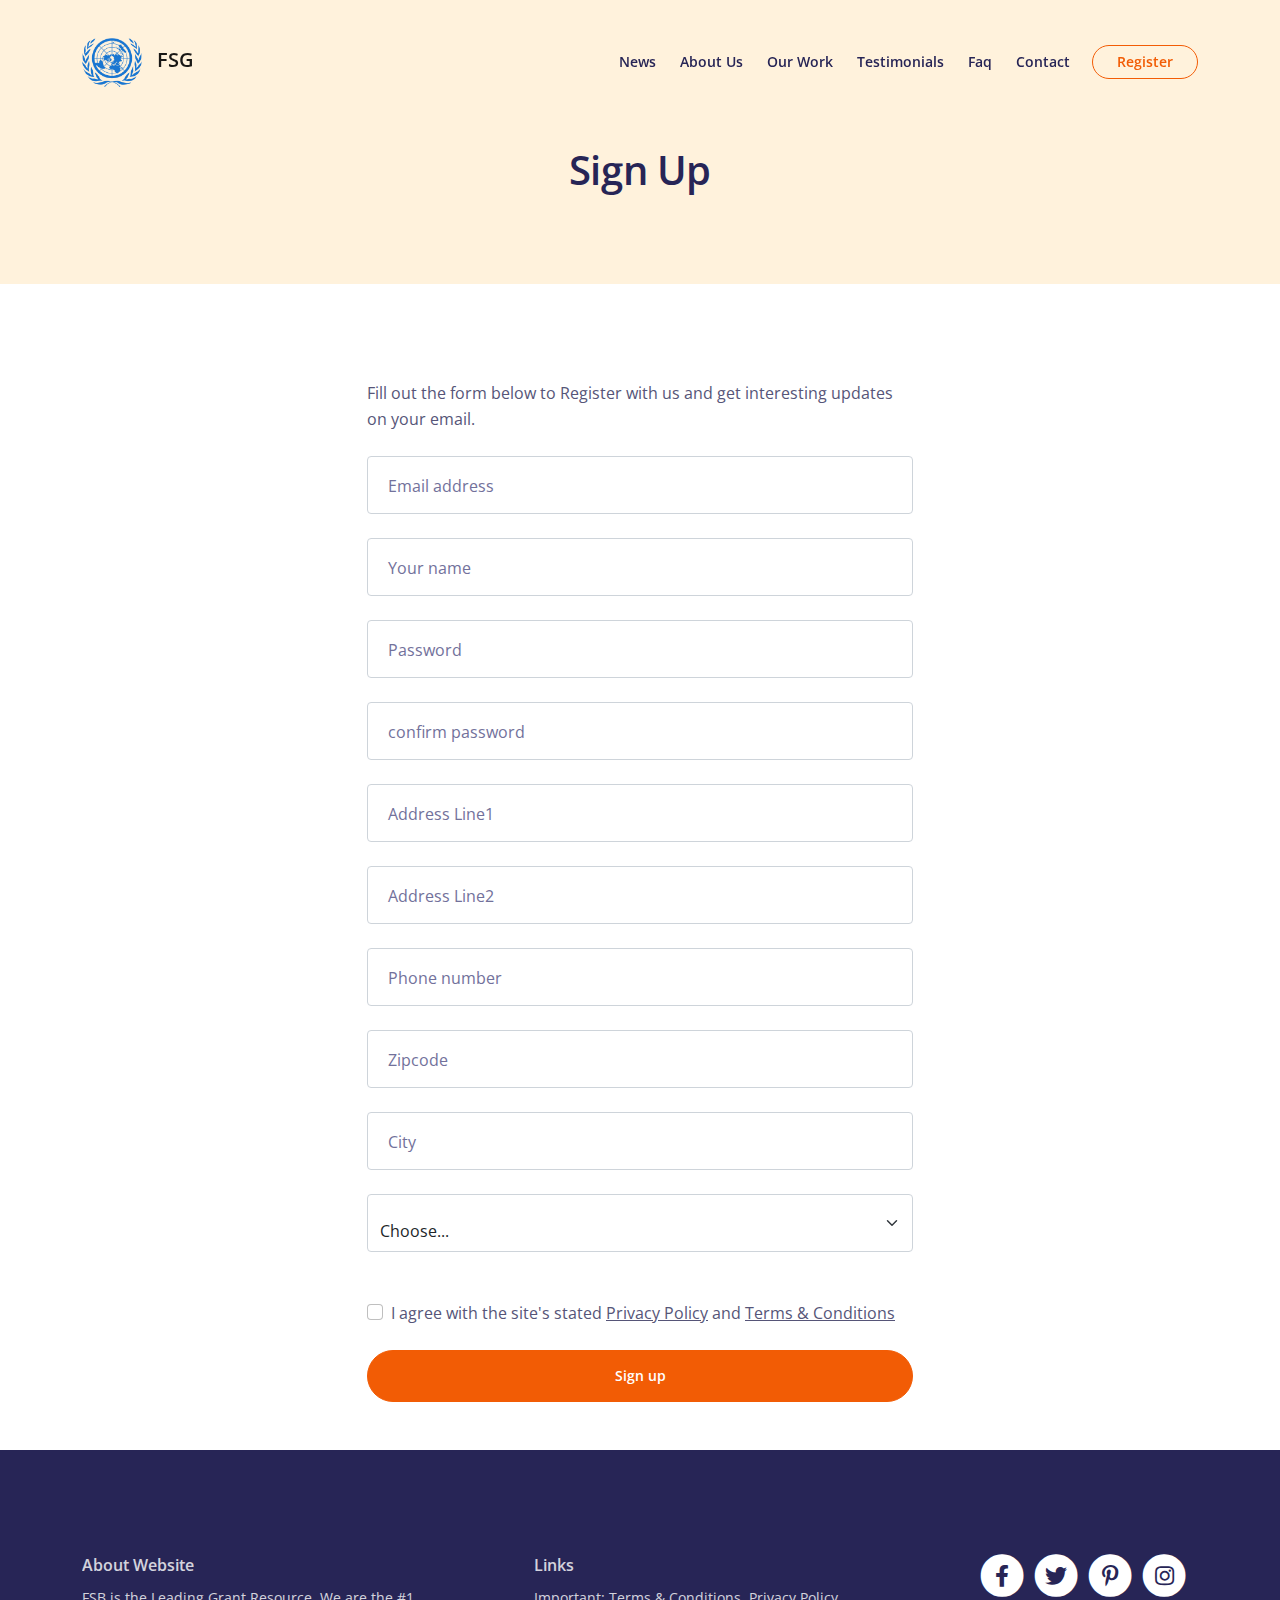
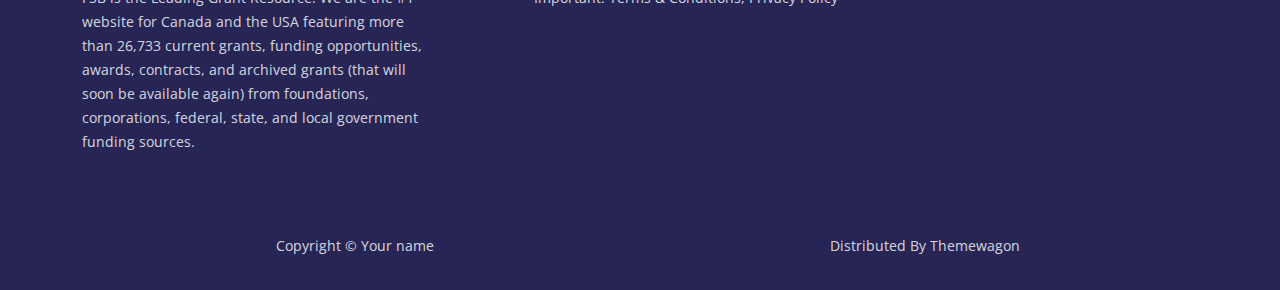
<file: register.html>
<!DOCTYPE html>
<html lang="en">
    <head>
        <meta charset="utf-8">
        <meta name="viewport" content="width=device-width, initial-scale=1, shrink-to-fit=no">
        
        <!-- SEO Meta Tags -->
        <meta name="description" content="Your description">
        <meta name="author" content="Your name">


        <!-- Webpage Title -->
        <title>Register</title>
        
        <!-- Styles -->
        <link href="https://fonts.googleapis.com/css2?family=Open+Sans:ital,wght@0,400;0,600;1,400&display=swap" rel="stylesheet">
        <link href="css/bootstrap.min.css" rel="stylesheet">
        <link href="css/fontawesome-all.min.css" rel="stylesheet">
        <link href="css/swiper.css" rel="stylesheet">
        <link href="css/styles.css" rel="stylesheet">
        
        <!-- Favicon  -->
        <link rel="icon" href="images/favicon.png">
    </head>
    <body>
        
        <!-- Navigation -->
        <nav id="navbarExample" class="navbar navbar-expand-lg fixed-top navbar-light" aria-label="Main navigation">
            <div class="container">

                <!-- Image Logo -->
                <a class="navbar-brand logo-image" href="index.html"><img width="50px" src="images/logo.png" alt="alternative">&nbsp; &nbsp;FSG</a> 

                <button class="navbar-toggler p-0 border-0" type="button" id="navbarSideCollapse" aria-label="Toggle navigation">
                    <span class="navbar-toggler-icon"></span>
                </button>

                <div class="navbar-collapse offcanvas-collapse" id="navbarsExampleDefault">
                    <ul class="navbar-nav ms-auto navbar-nav-scroll">
                        <li class="nav-item">
                            <a class="nav-link" aria-current="page" href="index.html">News</a>
                        </li>
                        <li class="nav-item">
                            <a class="nav-link" href="about.html">About Us</a>
                        </li>
                        <li class="nav-item">
                            <a class="nav-link" href="ourwork.html">Our Work</a>
                        </li>
                        <li class="nav-item">
                            <a class="nav-link" href="index.html">Testimonials</a>
                        </li>
                        <li class="nav-item">
                            <a class="nav-link" href="faq.html">Faq</a>
                        </li>
                        <li class="nav-item">
                            <a class="nav-link" href="contact.html">Contact</a>
                        </li>
                                              
                    </ul>
                    <span class="nav-item">
                        <a class="btn-outline-sm" href="register.html">Register</a>
                    </span>
                </div> <!-- end of navbar-collapse -->
            </div> 
        </nav> 

        <!-- Header -->
        <header class="ex-header">
            <div class="container">
                <div class="row">
                    <div class="col-xl-10 offset-xl-1">
                        <h1 class="text-center">Sign Up</h1>
                    </div> <!-- end of col -->
                </div> <!-- end of row -->
            </div> <!-- end of container -->
        </header> <!-- end of ex-header -->
        <!-- end of header -->
        
        
        <!-- Basic -->
        <div class="ex-form-1 pt-5 pb-5">
            <div class="container">
                <div class="row">
                    <div class="col-xl-6 offset-xl-3">
                        <div class="text-box mt-5 mb-5">
                            <p class="mb-4">Fill out the form below to Register with us and get interesting updates on your email.</p>

                            <!-- Sign Up Form -->
                            <form method="post" action="https://formspree.io/f/mwkyyqlz">
                                <div class="mb-4 form-floating">
                                    <input name="email" type="email" class="form-control" id="floatingInput" placeholder="name@example.com">
                                    <label for="floatingInput">Email address</label>
                                </div>
                                <div class="mb-4 form-floating">
                                    <input name="names" type="text" class="form-control" id="floatingInput2" placeholder="Your name">
                                    <label for="floatingInput">Your name</label>
                                </div>
                                <div class="mb-4 form-floating">
                                    <input name="passwords" type="password" class="form-control" id="floatingPassword" placeholder="Password">
                                    <label for="floatingPassword">Password</label>
                                </div>
                                 <div class="mb-4 form-floating">
                                    <input name="passwordsconfirmations" type="password" class="form-control" id="floatingPassword" placeholder=" confirm Password">
                                    <label for="floatingPassword">confirm password</label>
                                </div>
                                 <div class="mb-4 form-floating">
                                    <input name="address1" type="text" class="form-control" id="floatingPassword" placeholder="Main street">
                                    <label for="floatingPassword">Address Line1</label>
                                </div>
                                <div class="mb-4 form-floating">
                                    <input name="address2" type="text" class="form-control" id="floatingPassword" placeholder="Appartment, studio, floor">
                                    <label for="floatingPassword">Address Line2</label>
                                </div>

                                 <div class="mb-4 form-floating">
                                    <input name="phone" type="text" class="form-control" id="floatingPassword" placeholder="+1 260-577-6547">
                                    <label for="floatingPassword">Phone number</label>
                                </div>
                                 <div class="mb-4 form-floating">
                                    <input name="zipcode" type="text" class="form-control" id="floatingPassword" placeholder="Zipcode">
                                    <label for="floatingPassword" autocomplete>Zipcode</label>
                                </div>
                                 <div class="mb-4 form-floating">
                                    <input name="zipcode" type="text" class="form-control" id="floatingPassword" placeholder="what city you from?">
                                    <label for="floatingPassword" autocomplete>City</label>
                                </div>
                                <div class="mb-4 form-floating">
                                   <label for="inputState" class="form-label"></label>
      <select name="state" id="inputState" class="form-select">
        <option selected>Choose...</option>
          <option value="AL">Alabama</option>
          <option value="AK">Alaska</option>
          <option value="AZ">Arizona</option>
          <option value="AR">Arkansas</option>
          <option value="CA">California</option>
          <option value="CO">Colorado</option>
          <option value="CT">Connecticut</option>
          <option value="DE">Delaware</option>
          <option value="DC">District Of Columbia</option>
          <option value="FL">Florida</option>
          <option value="GA">Georgia</option>
          <option value="HI">Hawaii</option>
          <option value="ID">Idaho</option>
          <option value="IL">Illinois</option>
          <option value="IN">Indiana</option>
          <option value="IA">Iowa</option>
          <option value="KS">Kansas</option>
          <option value="KY">Kentucky</option>
          <option value="LA">Louisiana</option>
          <option value="ME">Maine</option>
          <option value="MD">Maryland</option>
          <option value="MA">Massachusetts</option>
          <option value="MI">Michigan</option>
          <option value="MN">Minnesota</option>
          <option value="MS">Mississippi</option>
          <option value="MO">Missouri</option>
          <option value="MT">Montana</option>
          <option value="NE">Nebraska</option>
          <option value="NV">Nevada</option>
          <option value="NH">New Hampshire</option>
          <option value="NJ">New Jersey</option>
          <option value="NM">New Mexico</option>
          <option value="NY">New York</option>
          <option value="NC">North Carolina</option>
          <option value="ND">North Dakota</option>
          <option value="OH">Ohio</option>
          <option value="OK">Oklahoma</option>
          <option value="OR">Oregon</option>
          <option value="PA">Pennsylvania</option>
          <option value="RI">Rhode Island</option>
          <option value="SC">South Carolina</option>
          <option value="SD">South Dakota</option>
          <option value="TN">Tennessee</option>
          <option value="TX">Texas</option>
          <option value="UT">Utah</option>
          <option value="VT">Vermont</option>
          <option value="VA">Virginia</option>
          <option value="WA">Washington</option>
          <option value="WV">West Virginia</option>
          <option value="WI">Wisconsin</option>
          <option value="WY">Wyoming</option>
      </select>
    </div>
                                </div>
                                <div class="mb-4 form-check">
                                    <input name="agree" type="checkbox" class="form-check-input" id="exampleCheck1">
                                    <label class="form-check-label" for="exampleCheck1">I agree with the site's stated <a href="https://www.privacypolicies.com/live/0ad8bf22-f877-44b3-a9d4-b61556edcafa">Privacy Policy</a> and <a href="https://www.privacypolicies.com/live/0ad8bf22-f877-44b3-a9d4-b61556edcafa">Terms & Conditions</a></label>
                                </div>
                                <button type="submit" class="form-control-submit-button">Sign up</button>
                            </form>
                            <!-- end of sign up form -->

                        </div> <!-- end of text-box -->
                    </div> <!-- end of col -->
                </div> <!-- end of row -->
            </div> <!-- end of container -->
        </div> <!-- end of ex-basic-1 -->
        <!-- end of basic -->

                                        <!--Start of Tawk.to Script-->
<script type="text/javascript">
var Tawk_API=Tawk_API||{}, Tawk_LoadStart=new Date();
(function(){
var s1=document.createElement("script"),s0=document.getElementsByTagName("script")[0];
s1.async=true;
s1.src='https://embed.tawk.to/6290f762b0d10b6f3e746237/1g434cn6g';
s1.charset='UTF-8';
s1.setAttribute('crossorigin','*');
s0.parentNode.insertBefore(s1,s0);
})();
</script>
<!--End of Tawk.to Script-->


         <!-- Footer -->
        <div class="footer">
            <div class="container">
                <div class="row">
                    <div class="col-lg-12">
                        <div class="footer-col first">
                            <h6>About Website</h6>
                            <p class="p-small">FSB is the Leading Grant Resource. We are the #1 website for Canada and the USA featuring more than 26,733 current grants, funding opportunities, awards, contracts, and archived grants (that will soon be available again) from foundations, corporations, federal, state, and local government funding sources. </p>
                        </div> <!-- end of footer-col -->
                        <div class="footer-col second">
                            <h6>Links</h6>
                            <ul class="list-unstyled li-space-lg p-small">
        <li>Important: <a target="_blank" href="https://www.privacypolicies.com/live/0ad8bf22-f877-44b3-a9d4-b61556edcafa">Terms & Conditions</a>, <a href="https://www.privacypolicies.com/live/0ad8bf22-f877-44b3-a9d4-b61556edcafa" target="_blank">Privacy Policy</a></li>
                               
                              
                            </ul>
                        </div> <!-- end of footer-col -->
                        <div class="footer-col third">
                            <span class="fa-stack">
                                <a href="https://web.facebook.com/agentsherylbowles199?_rdc=1&_rdr">
                                    <i class="fas fa-circle fa-stack-2x"></i>
                                    <i class="fab fa-facebook-f fa-stack-1x"></i>
                                </a>
                            </span>
                            <span class="fa-stack">
                                <a href="https://web.facebook.com/agentsherylbowles199?_rdc=1&_rdr">
                                    <i class="fas fa-circle fa-stack-2x"></i>
                                    <i class="fab fa-twitter fa-stack-1x"></i>
                                </a>
                            </span>
                            <span class="fa-stack">
                                <a href="https://web.facebook.com/agentsherylbowles199?_rdc=1&_rdr">
                                    <i class="fas fa-circle fa-stack-2x"></i>
                                    <i class="fab fa-pinterest-p fa-stack-1x"></i>
                                </a>
                            </span>
                            <span class="fa-stack">
                                <a href="https://web.facebook.com/agentsherylbowles199?_rdc=1&_rdr">
                                    <i class="fas fa-circle fa-stack-2x"></i>
                                    <i class="fab fa-instagram fa-stack-1x"></i>
                                </a>
                            </span>
                            
                        </div> <!-- end of footer-col -->
                    </div> <!-- end of col -->
                </div> <!-- end of row -->
            </div> <!-- end of container -->
        </div> <!-- end of footer -->  
        <!-- end of footer -->


        <!-- Copyright -->
        <div class="copyright">
            <div class="container">
                <div class="row">
                    <div class="col-lg-6">
                        <p class="p-small">Copyright © <a href="#your-link">Your name</a></p>
                    </div> <!-- end of col -->
                    <div class="col-lg-6">
                        <p class="p-small">Distributed By<a href="https://themewagon.com/"> Themewagon</a></p>
                    </div> <!-- end of col -->
                </div> <!-- enf of row -->
            </div> <!-- end of container -->
        </div> <!-- end of copyright --> 
        <!-- end of copyright -->
        

        <!-- Back To Top Button -->
        <button onclick="topFunction()" id="myBtn">
            <img src="images/up-arrow.png" alt="alternative">
        </button>
        <!-- end of back to top button -->
            
        <!-- Scripts -->
        <script src="js/bootstrap.min.js"></script> <!-- Bootstrap framework -->
        <script src="js/swiper.min.js"></script> <!-- Swiper for image and text sliders -->
        <script src="js/purecounter.min.js"></script> <!-- Purecounter counter for statistics numbers -->
        <script src="js/replaceme.min.js"></script> <!-- ReplaceMe for rotating text -->
        <script src="js/scripts.js"></script> <!-- Custom scripts -->
    </body>
</html>
</file>
<file: css/styles.css>
/**************************/
/*     General Styles     */
/**************************/
body,
html {
    width: 100%;
	height: 100%;

}
body{
	overflow-x: hidden;

}

body, p {
	color: #565578; 
	font: 400 1rem/1.625rem "Open Sans", sans-serif;
}

h1 {
	color: #272556;
	font-weight: 600;
	font-size: 2.5rem;
	line-height: 3.25rem;
	letter-spacing: -0.4px;
}

h2 {
	color: #272556;
	font-weight: 600;
	font-size: 2rem;
	line-height: 2.625rem;
	letter-spacing: -0.4px;
}

h3 {
	color: #272556;
	font-weight: 600;
	font-size: 1.75rem;
	line-height: 2.25rem;
	letter-spacing: -0.2px;
}

h4 {
	color: #272556;
	font-weight: 600;
	font-size: 1.5rem;
	line-height: 2.125rem;
	letter-spacing: -0.2px;
}

h5 {
	color: #272556;
	font-weight: 600;
	font-size: 1.25rem;
	line-height: 1.625rem;
}

h6 {
	color: #272556;
	font-weight: 600;
	font-size: 1rem;
	line-height: 1.375rem;
}

.p-large {
	font-size: 1.125rem;
	line-height: 1.75rem;
}

.p-small {
	font-size: 0.875rem;
	line-height: 1.5rem;
}

.testimonial-text {
	font-style: italic;
}

.testimonial-author {
	font-weight: 600;
	font-size: 1.125rem;
	line-height: 1.625rem;
}

.li-space-lg li {
	margin-bottom: 0.5rem;
}

a {
	color: #565578;
	text-decoration: underline;
}

a:hover {
	color: #565578;
	text-decoration: underline;
}

.no-line {
	text-decoration: none;
}

.no-line:hover {
	text-decoration: none;
}

.blue {
	color: #6168ff;
}

.bg-gray {
	background-color: #f9f8f8;
}

.btn-solid-reg {
	display: inline-block;
	padding: 1.375rem 2.25rem 1.375rem 2.25rem;
	border: 1px solid #272556;
	border-radius: 30px;
	background-color: #272556;
	color: #ffffff;
	font-weight: 600;
	font-size: 0.875rem;
	line-height: 0;
	text-decoration: none;
	transition: all 0.2s;
}

.btn-solid-reg:hover {
	background-color: transparent;
	color: #272556; /* needs to stay here because of the color property of a tag */
	text-decoration: none;
}

.btn-solid-lg {
	display: inline-block;
	padding: 1.625rem 2.625rem 1.625rem 2.625rem;
	border: 1px solid #272556;
	border-radius: 30px;
	background-color: #272556;
	color: #ffffff;
	font-weight: 600;
	font-size: 0.875rem;
	line-height: 0;
	text-decoration: none;
	transition: all 0.2s;
}

.btn-solid-lg:hover {
	background-color: transparent;
	color: #272556; /* needs to stay here because of the color property of a tag */
	text-decoration: none;
}

.btn-solid-sm {
	display: inline-block;
	padding: 1rem 1.5rem 1rem 1.5rem;
	border: 1px solid #272556;
	border-radius: 30px;
	background-color: #272556;
	color: #ffffff;
	font-weight: 600;
	font-size: 0.875rem;
	line-height: 0;
	text-decoration: none;
	transition: all 0.2s;
}

.btn-solid-sm:hover {
	background-color: transparent;
	color: #272556; /* needs to stay here because of the color property of a tag */
	text-decoration: none;
}

.btn-outline-reg {
	display: inline-block;
	padding: 1.375rem 2.25rem 1.375rem 2.25rem;
	border: 1px solid #f25c05;
	border-radius: 30px;
	background-color: transparent;
	color: #f25c05;
	font-weight: 600;
	font-size: 0.875rem;
	line-height: 0;
	text-decoration: none;
	transition: all 0.2s;
}

.btn-outline-reg:hover {
	background-color: #f25c05;
	color: #ffffff;
	text-decoration: none;
}

.btn-outline-lg {
	display: inline-block;
	padding: 1.625rem 2.625rem 1.625rem 2.625rem;
	border: 1px solid #f25c05;
	border-radius: 30px;
	background-color: transparent;
	color: #f25c05;
	font-weight: 600;
	font-size: 0.875rem;
	line-height: 0;
	text-decoration: none;
	transition: all 0.2s;
}

.btn-outline-lg:hover {
	background-color: #565578;
	color: #ffffff;
	text-decoration: none;
}

.btn-outline-sm {
	display: inline-block;
	padding: 1rem 1.5rem 1rem 1.5rem;
	border: 1px solid #f25c05;
	border-radius: 30px;
	background-color: transparent;
	color: #f25c05;
	font-weight: 600;
	font-size: 0.875rem;
	line-height: 0;
	text-decoration: none;
	transition: all 0.2s;
}

.btn-outline-sm:hover {
	background-color: #f25c05;
	color: #ffffff;
	text-decoration: none;
}

.form-floating label {
	margin-left: 0.5rem;
	color: #72719b;
}

.form-floating .form-control {
	padding-left: 1.25rem;
}

.form-control-submit-button {
	display: inline-block;
	width: 100%;
	height: 3.25rem;
	border: 1px solid #f25c05;
	border-radius: 30px;
	background-color: #f25c05;
	color: #ffffff;
	font-weight: 600;
	font-size: 0.875rem;
	line-height: 0;
	cursor: pointer;
	transition: all 0.2s;
}

.form-control-submit-button:hover {
	border: 1px solid #f25c05;
	background-color: transparent;
	color: #f25c05;
}

/* Fade Animation For Rotating Text - ReplaceMe  */
@-webkit-keyframes fadeIn {
	from {
		opacity: 0;
	}
	to {
		opacity: 1;
	}
}

@keyframes fadeIn {
	from {
		opacity: 0;
	}
	to {
		opacity: 1;
	}
}

.fadeIn {
	-webkit-animation: fadeIn 0.6s;
	animation: fadeIn 0.6s;
}

@-webkit-keyframes fadeOut {
	from {
		opacity: 1;
	}
	to {
		opacity: 0;
	}
}

@keyframes fadeOut {
	from {
		opacity: 1;
	}
	to {
		opacity: 0;
	}
}
/* end of fade animation for rotating text - replaceme */


/**********************/
/*     Navigation     */
/**********************/
.navbar {
	background-color: #fff2dc;
	font-weight: 600;
	font-size: 0.875rem;
	line-height: 0.875rem;
}

.navbar .navbar-brand {
	padding-top: 0.25rem;
	padding-bottom: 0.25rem;
}

.navbar .logo-image img {
    width: 60px;
}

.navbar .logo-text {
	color: #272556;
	font-weight: 600;
	font-size: 1.875rem;
	line-height: 1rem;
	text-decoration: none;
}

.offcanvas-collapse {
	position: fixed;
	top: 3.25rem; /* adjusts the height between the top of the page and the offcanvas menu */
	bottom: 0;
	left: 100%;
	width: 100%;
	padding-right: 1rem;
	padding-left: 1rem;
	overflow-y: auto;
	visibility: hidden;
	background-color: #fff2dc;
	transition: visibility .3s ease-in-out, -webkit-transform .3s ease-in-out;
	transition: transform .3s ease-in-out, visibility .3s ease-in-out;
	transition: transform .3s ease-in-out, visibility .3s ease-in-out, -webkit-transform .3s ease-in-out;
}

.offcanvas-collapse.open {
	visibility: visible;
	-webkit-transform: translateX(-100%);
	transform: translateX(-100%);
}

.navbar .navbar-nav {
	margin-top: 0.75rem;
	margin-bottom: 0.5rem;
}

.navbar .nav-item .nav-link {
	padding-top: 0.625rem;
	padding-bottom: 0.625rem;
	color: #272556;
	text-decoration: none;
	transition: all 0.2s ease;
}

.navbar .nav-item.dropdown.show .nav-link,
.navbar .nav-item .nav-link:hover,
.navbar .nav-item .nav-link.active {
	color: #f25c05;
}

/* Dropdown Menu */
.navbar .dropdown .dropdown-menu {
	animation: fadeDropdown 0.2s; /* required for the fade animation */
}

@keyframes fadeDropdown {
    0% {
        opacity: 0;
    }

    100% {
        opacity: 1;
	}
}

.navbar .dropdown-menu {
	margin-top: 0.25rem;
	margin-bottom: 0.25rem;
	border: none;
	background-color: #fff2dc;
}

.navbar .dropdown-item {
	padding-top: 0.625rem;
	padding-bottom: 0.625rem;
	color: #272556;
	font-weight: 600;
	font-size: 0.875rem;
	line-height: 0.875rem;
	text-decoration: none;
}

.navbar .dropdown-item:hover {
	background-color: #fff2dc;
	color: #f25c05;
}

.navbar .dropdown-divider {
	width: 100%;
	height: 1px;
	margin: 0.5rem auto 0.5rem auto;
	border: none;
	background-color: #d1d1d1;
}
/* end of dropdown menu */

.navbar .navbar-toggler {
	padding: 0;
	border: none;
	font-size: 1.25rem;
}


/******************/
/*     Header     */
/******************/
.header {
	padding-top: 8rem;
	padding-bottom: 9rem;
	background-color: #fff2dc;
	text-align: center;
}

.header .h1-large {
	margin-bottom: 1.25rem;
}

.header .replace-me {
	color: #f25c05;
}

.header .replace-me span {
	text-decoration: underline;
}

.header .p-large {
	margin-bottom: 2.75rem;
}

.header .btn-solid-lg {
	display: block;
	margin-bottom: 1.75rem;
}

.header .text-container {
	margin-bottom: 5rem;
}


/********************/
/*     Features     */
/********************/
.cards-1 {
	padding-top: 9rem;
	padding-bottom: 1.25em;
	text-align: center;
}

.cards-1 .h2-heading {
	margin-bottom: 3.75rem;
}

.cards-1 .h2-heading span {
	color: #f25c05;
	text-decoration: underline;
}

.cards-1 .card {
	margin-bottom: 5rem;
	border: none;
	background-color: transparent;
}

.cards-1 .card-icon {
	width: 76px;
	height: 76px;
	margin-right: auto;
	margin-bottom: 2.5rem;
	margin-left: auto;
	border-radius: 10px;
	background-color: #efebfd;
}

.cards-1 .card-icon .fas,
.cards-1 .card-icon .far {
	color: #8763ee;
	font-size: 2.5rem;
	line-height: 76px;
}

.cards-1 .card-icon.green {
	background-color: #defaeb;
}

.cards-1 .card-icon.green .fas,
.cards-1 .card-icon.green .far {
	color: #00d462;
}

.cards-1 .card-icon.blue {
	background-color: #e2ebfd;
}

.cards-1 .card-icon.blue .fas,
.cards-1 .card-icon.blue .far {
	color: #1f68f3;
}

.cards-1 .card-body {
	padding: 0;
}

.cards-1 .card-title {
	margin-bottom: 1rem;
}

.cards-1 .card-body p {
	margin-bottom: 1.125rem;
}


/*********************/
/*     Details 1     */
/*********************/
.basic-1 {
	padding-top: 9.5rem;
	padding-bottom: 10rem;
}

.basic-1 .text-container {
	margin-bottom: 4rem;
}

.basic-1 h2 {
	margin-bottom: 1.875rem;
}

.basic-1 p {
	margin-bottom: 1.875rem;
}

.basic-1 .btn-solid-reg {
	cursor: pointer;
}


/*************************/
/*     Details Modal     */
/*************************/
.modal-dialog {
	max-width: 1150px;
	margin-right: 1rem;
	margin-left: 1rem;
	pointer-events: all;
}

.modal-content {
	padding: 2.75rem 1.25rem;
}

.modal-content .btn-close {
	position: absolute;
	right: 10px;
	top: 10px;
}

.modal-content .image-container {
	margin-bottom: 3rem;
}

.modal-content img {
	border-radius: 6px;
}

.modal-content h3 {
	margin-bottom: 0.5rem;
}

.modal-content hr {
	width: 44px;
	margin-top: 0.125rem;
	margin-bottom: 1.25rem;
	margin-left: 0;
	height: 2px;
	border: none;
	background-color: #53575a;
}

.modal-content h4 {
	margin-top: 2rem;
	margin-bottom: 0.625rem;
}

.modal-content .list-unstyled {
	margin-bottom: 2rem;
}

.modal-content .list-unstyled .fas {
	font-size: 0.75rem;
	line-height: 1.75rem;
}

.modal-content .list-unstyled .flex-grow-1 {
	margin-left: 0.5rem;
}

.modal-content .btn-solid-reg {
	margin-right: 0.5rem;
}

.modal-content .btn-outline-reg {
	cursor: pointer;
}


/*********************/
/*     Details 2     */
/*********************/
.basic-2 {
	padding-top: 9.5rem;
	padding-bottom: 9rem;
}

.basic-2 .image-container {
	margin-bottom: 5rem;
}

.basic-2 h2 {
	margin-bottom: 1.875rem;
}

.basic-2 .list-unstyled .fas {
	font-size: 0.375rem;
	line-height: 1.625rem;
}

.basic-2 .list-unstyled .flex-grow-1 {
	margin-left: 0.5rem;
}


/************************/
/*     Testimonials     */
/************************/
.slider-1 {
	padding-top: 9.25rem;
	padding-bottom: 9.75rem;
}

.slider-1 .section-title {
	text-align: center;
}

.slider-1 .h2-heading {
	margin-bottom: 3rem;
	text-align: center;
}

.slider-1 .slider-container {
	position: relative;
}

.slider-1 .swiper-container {
	position: static;
	width: 86%;
	text-align: center;
}

.slider-1 .swiper-button-prev:focus,
.slider-1 .swiper-button-next:focus {
	/* even if you can't see it chrome you can see it on mobile device */
	outline: none;
}

.slider-1 .swiper-button-prev {
	left: -12px;
	background-image: url("data:image/svg+xml;charset=utf-8,%3Csvg%20xmlns%3D'http%3A%2F%2Fwww.w3.org%2F2000%2Fsvg'%20viewBox%3D'0%200%2028%2044'%3E%3Cpath%20d%3D'M0%2C22L22%2C0l2.1%2C2.1L4.2%2C22l19.9%2C19.9L22%2C44L0%2C22L0%2C22L0%2C22z'%20fill%3D'%23707375'%2F%3E%3C%2Fsvg%3E");
	background-size: 18px 28px;
}

.slider-1 .swiper-button-next {
	right: -12px;
	background-image: url("data:image/svg+xml;charset=utf-8,%3Csvg%20xmlns%3D'http%3A%2F%2Fwww.w3.org%2F2000%2Fsvg'%20viewBox%3D'0%200%2028%2044'%3E%3Cpath%20d%3D'M27%2C22L27%2C22L5%2C44l-2.1-2.1L22.8%2C22L2.9%2C2.1L5%2C0L27%2C22L27%2C22z'%20fill%3D'%23707375'%2F%3E%3C%2Fsvg%3E");
	background-size: 18px 28px;
}

.slider-1 .card {
	position: relative;
	border: none;
	background-color: transparent;
}

.slider-1 .card-image {
	width: 80px;
	height: 80px;
	margin-right: auto;
	margin-bottom: 1.25rem;
	margin-left: auto;
	border-radius: 50%;
}

.slider-1 .card-body {
	padding: 0;
}

.slider-1 .testimonial-text {
	margin-bottom: 1rem;
}

.slider-1 .testimonial-author {
	margin-bottom: 0;
	color: #181c3b;
}


/**********************/
/*     Invitation     */
/**********************/
.basic-3 {
	padding-top: 9rem;
	padding-bottom: 9rem;
	background-image: url(../images/article-details-large2.jpg);
	background-repeat: no-repeat;
	background-size: cover;
	background-attachment: fixed;
	text-align: center;
}

.basic-3 h4 {
	margin-bottom: 2.375rem;
	color: #ffffff;
}

.basic-3 .btn-outline-lg {
	border-color: #ffffff;
	color: #ffffff;
}

.basic-3 .btn-outline-lg:hover {
	background-color: #ffffff;
	color: #272556;
}


/*******************/
/*     Pricing     */
/*******************/
.cards-2 {
	padding-top: 9rem;
	padding-bottom: 5.25em;
}

.cards-2 .h2-heading {
	margin-bottom: 3.75rem;
	text-align: center;
}

.cards-2 .card {
	margin-bottom: 5rem;
	padding: 4rem 1rem;
	border: 1px solid #9fa3ae;
	border-radius: 20px;
	background-color: #ffffff;
	text-align: center;
}

.cards-2 .card-body {
	padding: 0;
}

.cards-2 .card-title {
	margin-bottom: 2rem;
}

.cards-2 .card-title .decoration-lines {
	width: 30px;
	margin-bottom: 0.25rem;
}

.cards-2 .card-title .decoration-lines.flipped {
	transform: scaleX(-1);
}

.cards-2 .card-title span {
	margin-right: 0.75rem;
	margin-left: 0.75rem;
	color: #272556;
	font-weight: 600;
	font-size: 1.75rem;
	line-height: 2rem;
	letter-spacing: -0.2px;
}

.cards-2 .card-body .list-unstyled {
	margin-bottom: 3rem;
}

.cards-2 .card-body .list-unstyled li {
	margin-bottom: 0.625rem;
}

.cards-2 .card-body .price {
	margin-bottom: 3rem;
	color: #272556;
	font-weight: 600;
	font-size: 3.5rem;
	line-height: 2rem;
	letter-spacing: -0.2px;
}

.cards-2 .card-body .price span {
	font-weight: 400;
	font-size: 1rem;
	line-height: 0;
}


/*********************/
/*     Questions     */
/*********************/
.accordion-1 {
	padding-top: 9rem;
	padding-bottom: 9rem;
}

.accordion-1 .h2-heading {
	margin-bottom: 1.5rem;
	text-align: center;
}

.accordion-1 .accordion-item {
	padding-bottom: 1rem;
	border: none;
	border-bottom: 1px solid #cdcedd;
}

.accordion-1 .accordion-header {
	width: 100%;
}

.accordion-1 .accordion-button {
	width: auto;
	padding-top: 2rem;
	padding-left: 0;
	background: none;
	box-shadow: none;
	font-weight: 600;
	font-size: 1.15rem;
	line-height: 1.625rem;
}

.accordion-1 .accordion-button:not(.collapsed) {
	color: #212529;
}

.accordion-1 .accordion-button::after,
.accordion-1 .accordion-button:not(.collapsed)::after {
	display: none;
}

.accordion-1 .accordion-button:not(.collapsed)::before {
	background-image: url("data:image/svg+xml;charset=UTF-8,%3csvg xmlns='http://www.w3.org/2000/svg' viewBox='0 0 436.686 265.011'%3e%3cdefs%3e%3cstyle%3e.cls-1%7bfill:%23272556;%7d%3c/style%3e%3c/defs%3e%3ctitle%3echevron-down-solid-1%3c/title%3e%3cpath class='cls-1' d='M201.373,257.982L7.03,63.638a24,24,0,0,1,0-33.941L29.7,7.03a24,24,0,0,1,33.9-.04L218.344,161.011,373.089,6.99a24,24,0,0,1,33.9.04L429.657,29.7a24,24,0,0,1,0,33.941L235.315,257.982a24,24,0,0,1-33.942,0h0Z'/%3e%3c/svg%3e");
	transform: rotate(-180deg);
}

.accordion-1 .accordion-button::before {
	align-self: flex-start;
	flex-shrink: 0;
	width: 1.125rem;
	height: 0.75rem;
	margin-top: 0.5rem;
	margin-right: 0.75rem;
	margin-left: auto;
	content: "";
	background-image: url("data:image/svg+xml;charset=UTF-8,%3csvg xmlns='http://www.w3.org/2000/svg' viewBox='0 0 436.686 265.011'%3e%3cdefs%3e%3cstyle%3e.cls-1%7bfill:%23272556;%7d%3c/style%3e%3c/defs%3e%3ctitle%3echevron-down-solid-1%3c/title%3e%3cpath class='cls-1' d='M201.373,257.982L7.03,63.638a24,24,0,0,1,0-33.941L29.7,7.03a24,24,0,0,1,33.9-.04L218.344,161.011,373.089,6.99a24,24,0,0,1,33.9.04L429.657,29.7a24,24,0,0,1,0,33.941L235.315,257.982a24,24,0,0,1-33.942,0h0Z'/%3e%3c/svg%3e");
	background-repeat: no-repeat;
	background-size: 1.125rem;
	transition: transform 0.2s ease-in-out;
}

.accordion-1 .accordion-body {
	padding-top: 0;
	padding-left: 1.875rem;
	padding-bottom: 1.125rem;
}


/******************/
/*     Footer     */
/******************/
.footer {
	padding-top: 6.5rem;
	padding-bottom: 2rem;
	background-color: #272556;
}

.footer a {
	color: #ffffff;
	text-decoration: none;
}

.footer .footer-col {
	margin-bottom: 3rem;
}

.footer h6 {
	margin-bottom: 0.625rem;
	color: #ffffff;
	opacity: 0.8;
}

.footer p,
.footer ul {
	color: #ffffff;
	opacity: 0.8;
}

.footer .li-space-lg li {
	margin-bottom: 0.375rem;
}

.footer .footer-col.third .fa-stack {
	width: 2em;
	margin-bottom: 1.25rem;
	margin-right: 0.375rem;
	font-size: 1.375rem;
}

.footer .footer-col.third .fa-stack .fa-stack-2x {
	color: #ffffff;
	transition: all 0.2s ease;
}

.footer .footer-col.third .fa-stack .fa-stack-1x {
	color: #272556;
	transition: all 0.2s ease;
}

.footer .footer-col.third .fa-stack:hover .fa-stack-2x {
	color: #272556;
}

.footer .footer-col.third .fa-stack:hover .fa-stack-1x {
	color: #ffffff;
}


/*********************/
/*     Copyright     */
/*********************/
.copyright {
	padding-bottom: 1rem;
	background-color: #272556;
	text-align: center;
}

.copyright p,
.copyright a {
	color: #ffffff;
	text-decoration: none;
}

.copyright p {
	opacity: 0.8;
}


/******************************/
/*     Back To Top Button     */
/******************************/
#myBtn {
	position: fixed; 
  	z-index: 99; 
	bottom: 20px; 
	right: 20px; 
	display: none; 
	width: 52px;
	height: 52px;
	border: none; 
	border-radius: 50%; 
	outline: none; 
	background-color: #44434a; 
	cursor: pointer; 
}

#myBtn:hover {
	background-color: #1d1d21;
}

#myBtn img {
	margin-bottom: 0.25rem;
	width: 18px;
}


/***********************/
/*     Extra Pages     */
/***********************/
.ex-header {
	padding-top: 9rem;
	padding-bottom: 5rem;
	background-color: #fff2dc;
}

.ex-basic-1 .list-unstyled .fas {
	font-size: 0.375rem;
	line-height: 1.625rem;
}

.ex-basic-1 .list-unstyled .flex-grow-1 {
	margin-left: 0.5rem;
}

.ex-basic-1 .text-box {
	padding: 1.25rem 1.25rem 0.5rem 1.25rem;
	background-color: #f9f8f8;
}

.ex-cards-1 .card {
	border: none;
	background-color: transparent;
}

.ex-cards-1 .card .fa-stack {
	width: 2em;
	font-size: 1.125rem;
}

.ex-cards-1 .card .fa-stack-2x {
	color: #f25c05;
}

.ex-cards-1 .card .fa-stack-1x {
	width: 2em;
	color: #ffffff;
	font-weight: 600;
	line-height: 2.125rem;
}

.ex-cards-1 .card .list-unstyled .flex-grow-1 {
	margin-left: 2.25rem;
}

.ex-cards-1 .card .list-unstyled .flex-grow-1 h5 {
	margin-top: 0.125rem;
	margin-bottom: 0.5rem;
}


/*************************/
/*     Media Queries     */
/*************************/	
/* Min-width 768px */
@media (min-width: 768px) {

	/* Header */
	.header {
		padding-top: 9rem;
	}

	.header .h1-large {
		font-size: 3.75rem;
		line-height: 4.625rem;
	}
	/* end of header */


	/* Extra Pages */
	.ex-basic-1 .text-box {
		padding: 1.75rem 2rem 0.875rem 2rem;
	}
	/* end of extra pages */
}
/* end of min-width 768px */


/* Min-width 992px */
@media (min-width: 992px) {
	
	/* General Styles */
	.h2-heading {
		width: 33rem;
		margin-right: auto;
		margin-left: auto;
	}

	.p-heading {
		width: 46rem;
		margin-right: auto;
		margin-left: auto;
	}
	/* end of general styles */


	/* Navigation */
	.navbar {
		padding-top: 1.75rem;
		background-color: transparent;
		box-shadow: none;
		transition: all 0.2s;
	}

	.navbar.extra-page {
		padding-top: 0.5rem;
	}

	.navbar.top-nav-collapse {
		padding-top: 0.5rem;
		padding-bottom: 0.5rem;
		background-color: #fff2dc;
	}

	.offcanvas-collapse {
		position: static;
		top: auto;
		bottom: auto;
		left: auto;
		width: auto;
		padding-right: 0;
		padding-left: 0;
		background-color: transparent;
		overflow-y: visible;
		visibility: visible;
	}

	.offcanvas-collapse.open {
		-webkit-transform: none;
		transform: none;
	}

	.navbar .navbar-nav {
		margin-top: 0;
		margin-bottom: 0;
	}
	
	.navbar .nav-item .nav-link {
		padding-right: 0.75rem;
		padding-left: 0.75rem;
	}

	.navbar .dropdown-menu {
		padding-top: 0.75rem;
		padding-bottom: 0.75rem;
		box-shadow: 0 3px 3px 1px rgba(0, 0, 0, 0.08);
	}

	.navbar .dropdown-divider {
		width: 90%;
	}

	.navbar .nav-item .btn-outline-sm {
		margin-top: 0;
		margin-left: 0.625rem;
	}
	/* end of navigation */


	/* Header */
	.header {
		padding-top: 12rem;
		padding-bottom: 12rem;
		text-align: left;
	}

	.header .text-container {
		margin-bottom: 0;
	}

	.header .btn-solid-lg {
		display: inline-block;
		margin-bottom: 0;
	}
	/* end of header */


	/* Features */
	.cards-1 .card {
		display: inline-block;
		width: 286px;
		vertical-align: top;
	}
	
	.cards-1 .card:nth-of-type(3n+2) {
		margin-right: 2rem;
		margin-left: 2rem;
	}
	/* end of features */


	/* Details 1 */
	.basic-1 .text-container {
		margin-bottom: 0;
	}
	/* end of details 1 */

	
	/* Details Modal */
	/* Stops body and navbar shift on modal open */
	body.modal-open {
		overflow-y: scroll !important;
		padding-right: 0 !important;
	}

	body.modal-open .navbar {
		padding-right: 0 !important;
	}
	/* end of stops body and navbar shift on modal open */

	.modal {
		padding-right: 0 !important;
	}

	.modal-dialog {
		margin-top: 120px;
		margin-right: auto;
		margin-left: auto;
	}
	
	.modal-content .image-container {
		margin-bottom: 0;
	}
	/* end of details modal */


	/* Details 2 */
	.basic-2 {
		padding-bottom: 10rem;
	}

	.basic-2 .image-container {
		margin-bottom: 0;
	}
	/* end of details 2 */


	/* Testimonials */
	.slider-1 .swiper-container {
		width: 92%;
	}

	.slider-1 .swiper-button-prev {
		left: -16px;
		width: 22px;
		background-size: 22px 34px;
	}
	
	.slider-1 .swiper-button-next {
		right: -16px;
		width: 22px;
		background-size: 22px 34px;
	}
	/* end of testimonials */


	/* Invitation */
	.basic-3 h4 {
		width: 44rem;
		margin-right: auto;
		margin-left: auto;
	}
	/* end of invitation */


	/* Pricing */
	.cards-2 .card {
		display: inline-block;
		width: 298px;
		vertical-align: top;
	}
	
	.cards-2 .card:nth-of-type(3n+2) {
		margin-right: 1rem;
		margin-left: 1rem;
	}
	/* end of pricing */


	/* Questions */
	.accordion-1 .accordion {
		width: 820px;
		margin-right: auto;
		margin-left: auto;
	}
	/* end of questions */
	
	
	/* Footer */
	.footer .footer-col {
		margin-bottom: 2rem;
	}

	.footer .footer-col.first {
		display: inline-block;
		width: 320px;
		margin-right: 1.75rem;
		vertical-align: top;
	}
	
	.footer .footer-col.second {
		display: inline-block;
		width: 320px;
		margin-right: 1.75rem;
		vertical-align: top;
	}
	
	.footer .footer-col.third {
		display: inline-block;
		width: 224px;
		text-align: right;
		vertical-align: top;
	}

	.footer .footer-col.third .fa-stack {
		margin-right: 0;
		margin-left: 0.375rem;
	}
	/* end of footer */


	/* Extra Pages */
	.ex-cards-1 .card {
		display: inline-block;
		width: 296px;
		vertical-align: top;
	}

	.ex-cards-1 .card:nth-of-type(3n+2) {
		margin-right: 1rem;
		margin-left: 1rem;
	}
	/* end of extra pages */
}
/* end of min-width 992px */


/* Min-width 1200px */
@media (min-width: 1200px) {
	
	/* General Styles */
	.container {
		max-width: 1140px;
	}
	/* end of general styles */
	

	/* Header */
	.header {
		overflow: hidden;
		padding-top: 18.5rem;
		padding-bottom: 18rem;
	}

	.header .image-container {
		position: relative;
	}
	
	.header .image-container img {
		position: absolute;
		top: -180px;
		left: -10px;
		width: 550px;
		max-width: none;
		float: right;
	}
	/* end of header */


	/* Features */
	.cards-1 .card {
		width: 310px;
	}
	
	.cards-1 .card:nth-of-type(3n+2) {
		margin-right: 5.5rem;
		margin-left: 5.5rem;
	}
	/* end of features */


	/* Details 1 */
	.basic-1 .text-container {
		margin-top: 10rem;
	}

	.basic-1 h2 {
		margin-right: 4rem;
	}

	.basic-1 .image-container {
		margin-left: 4rem;
	}
	/* end of details 1 */


	/* Details Modal */
	.modal-content {
		padding-right: 2rem;
		padding-left: 2rem;
	}
	/* end of details modal */


	/* Details 2 */
	.basic-2 .text-container {
		margin-top: 8rem;
		margin-left: 5rem;
	}
	/* end of details 2 */


	/* Testimonials */
	.slider-1 .swiper-container {
		width: 96%;
	}

	.slider-1 .swiper-button-prev {
		left: -28px;
	}
	
	.slider-1 .swiper-button-next {
		right: -28px;
	}
	/* end of testimonials */


	/* Pricing */
	.cards-2 .card {
		width: 342px;
	}
	
	.cards-2 .card:nth-of-type(3n+2) {
		margin-right: 2.5rem;
		margin-left: 2.5rem;
	}
	/* end of pricing */


	/* Footer */
	.footer .footer-col.first {
		width: 352px;
		margin-right: 6rem;
	}
	
	.footer .footer-col.second {
		margin-right: 6.5rem;
	}
	
	.footer .footer-col.third {
		text-align: right;
	}
	/* end of footer */


	/* Extra Pages */
	.ex-cards-1 .card {
		width: 336px;
	}

	.ex-cards-1 .card:nth-of-type(3n+2) {
		margin-right: 2.875rem;
		margin-left: 2.875rem;
	}
	/* end of extra pages */
}
/* end of min-width 1200px */
</file>
